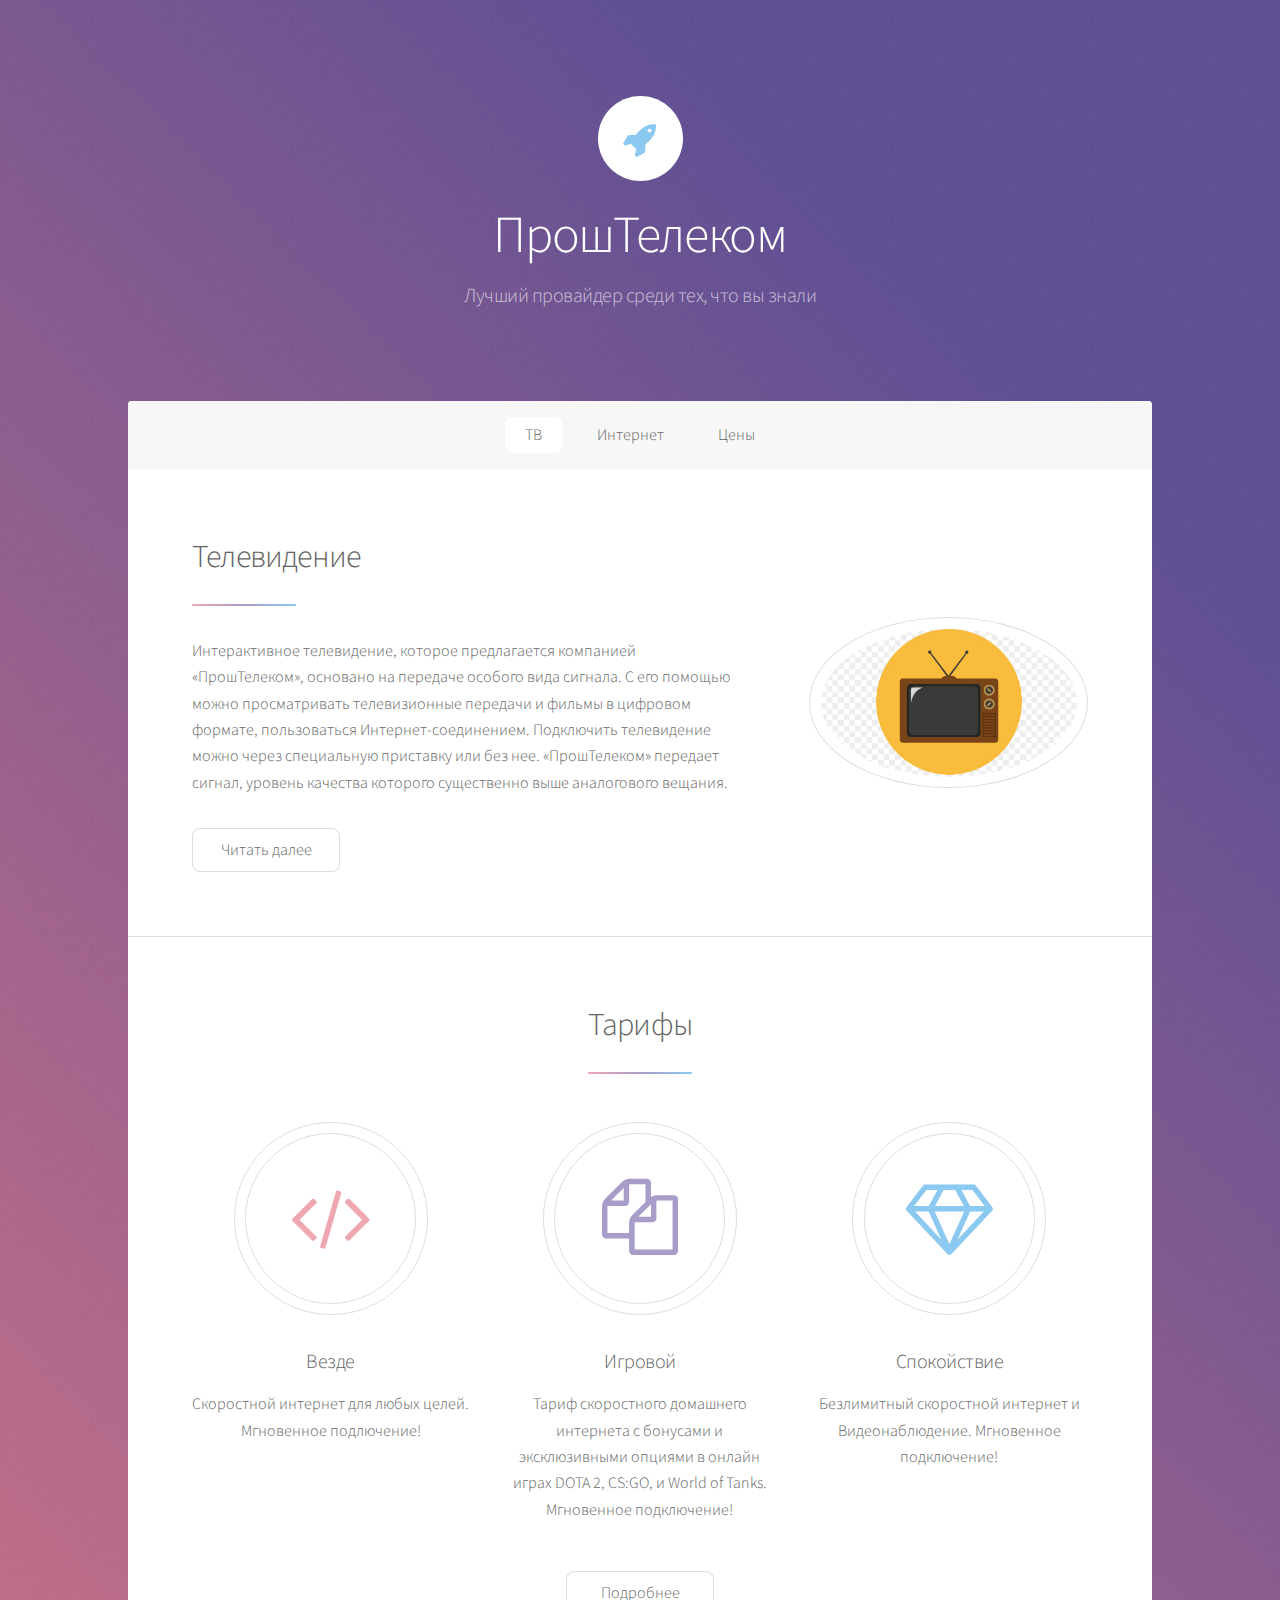
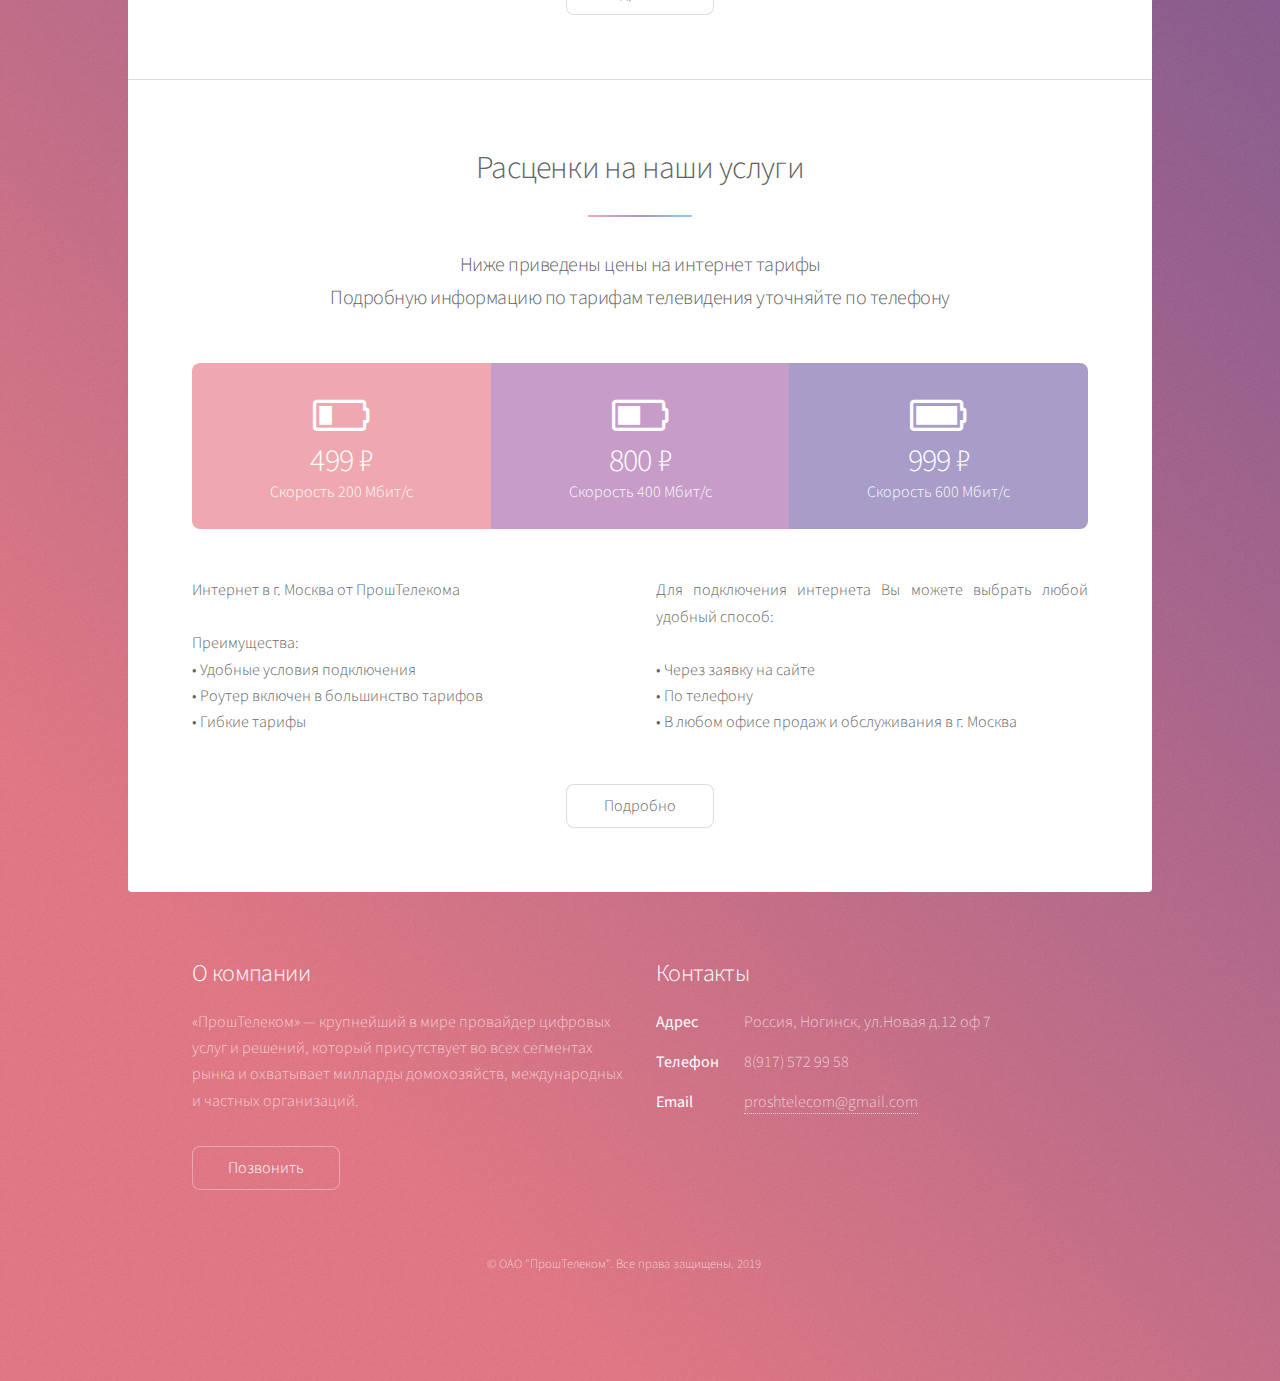
<file: index.html>
<!DOCTYPE HTML>

<html>
	<head>
		<title>ПрошТелеком</title>
		<meta charset="utf-8" />
		<meta name="viewport" content="width=device-width, initial-scale=1, user-scalable=no" />
		<link rel="stylesheet" href="assets/css/main.css" />
		<noscript><link rel="stylesheet" href="assets/css/noscript.css" /></noscript>
	</head>
	<body class="is-preload">

		<!-- Wrapper -->
			<div id="wrapper">

				<!-- Header -->
					<header id="header" class="alt">
						<span class="logo"><img src="images/logo.svg" alt="" /></span>
						<h1>ПрошТелеком</h1>
						<p>Лучший провайдер среди тех, что вы знали<br />

					</header>

				<!-- Nav -->
					<nav id="nav">
						<ul>
							<li><a href="#intro" class="active">TB</a></li>
							<li><a href="#first">Интернет</a></li>
							<li><a href="#second">Цены</a></li>
						</ul>
					</nav>

				<!-- Main -->
					<div id="main">

						<!-- Introduction -->
							<section id="intro" class="main">
								<div class="spotlight">
									<div class="content">
										<header class="major">
											<h2>Телевидение</h2>
										</header>
										<p>Интерактивное телевидение, которое предлагается компанией «ПрошТелеком», основано на передаче особого вида сигнала. С его помощью можно просматривать телевизионные передачи и фильмы в цифровом формате, пользоваться Интернет-соединением. Подключить телевидение можно через специальную приставку или без нее. «ПрошТелеком» передает сигнал, уровень качества которого существенно выше аналогового вещания.
											</p>
										<ul class="actions">
											<li><a href="generic.html" class="button">Читать далее</a></li>
										</ul>
									</div>
									<span class="image"><img src="images/tele1.png" alt="" /></span>
								</div>
							</section>

						<!-- First Section -->
							<section id="first" class="main special">
								<header class="major">
									<h2>Тарифы</h2>
								</header>
								<ul class="features">
									<li>
										<span class="icon major style1 fa-code"></span>
										<h3>Везде</h3>
										<p>Скоростной интернет для любых целей. Мгновенное подлючение!</p>
									</li>
									<li>
										<span class="icon major style3 fa-copy"></span>
										<h3>Игровой</h3>
										<p>Тариф скоростного домашнего интернета с бонусами и эксклюзивными опциями в онлайн играх DOTA 2, CS:GO, и World of Tanks. Мгновенное подключение!  </p>
									</li>
									<li>
										<span class="icon major style5 fa-diamond"></span>
										<h3>Спокойствие</h3>
										<p>Безлимитный скоростной интернет и Видеонаблюдение. Мгновенное подключение!</p>
									</li>
								</ul>
								<footer class="major">
									<ul class="actions special">
										<li><a href="generic2.html" class="button">Подробнее</a></li>
									</ul>
								</footer>
							</section>

						<!-- Second Section -->
							<section id="second" class="main special">
								<header class="major">
									<h2>Расценки на наши услуги</h2>
									<p>Ниже приведены цены на интернет тарифы<br />
									Подробную информацию по тарифам телевидения уточняйте по телефону</p>
								</header>
								<ul class="statistics">
									<li class="style1">
										<span class="icon fa-battery-1"></span>
										<strong>499 ₽</strong>Скорость 200 Мбит/с
									</li>
									<li class="style2">
										<span class="icon fa-battery-2"></span>
										<strong>800 ₽</strong>Скорость 400 Мбит/с
									</li>
									<li class="style3">
										<span class="icon fa-battery"></span>
										<strong>999 ₽</strong>Скорость 600 Мбит/с
									</li>
								</ul>
								<p class="content">Интернет в г. Москва от  ПрошТелекома <br/>

<br/>Преимущества:
<br/>&bull; Удобные условия подключения
<br/>&bull; Роутер включен в большинство тарифов
<br/>&bull; Гибкие тарифы
<br/>Для подключения интернета Вы можете выбрать любой удобный способ:<br/>

<br/>&bull; Через заявку на сайте
<br/>&bull; По телефону
<br/>&bull; В любом офисе продаж и обслуживания в г. Москва
								</p>
								<footer class="major">
									<ul class="actions special">
										<li><a href="generic2.html" class="button">Подробно</a></li>
									</ul>
								</footer>
							</section>
					</div>

				<!-- Footer -->
					<footer id="footer">
						<section>
							<h2>О компании</h2>
							<p>«ПрошТелеком» — крупнейший в мире провайдер цифровых услуг и решений, который присутствует во всех сегментах рынка и охватывает милларды домохозяйств, международных и частных организаций.</p>
							<ul class="actions">
								<li><a href="tel:+79175729958" class="button">Позвонить</a></li>
							</ul>
						</section>
						<section>
							<h2>Контакты</h2>
							<dl class="alt">
								<dt>Адрес</dt>
								<dd>Россия, Ногинск, ул.Новая д.12 оф 7</dd>
								<dt>Телефон</dt>
								<dd>8(917) 572 99 58</dd>
								<dt>Email</dt>
								<dd><a href="http://labworks.mpt.ru/">proshtelecom@gmail.com</a></dd>
							</dl>
							
						</section>
						<p class="copyright">&copy; OAO "ПрошТелеком". Все права защищены. 2019</p>
					</footer>

			</div>

		<!-- Scripts -->
			<script src="assets/js/jquery.min.js"></script>
			<script src="assets/js/jquery.scrollex.min.js"></script>
			<script src="assets/js/jquery.scrolly.min.js"></script>
			<script src="assets/js/browser.min.js"></script>
			<script src="assets/js/breakpoints.min.js"></script>
			<script src="assets/js/util.js"></script>
			<script src="assets/js/main.js"></script>

	</body>
</html>
</file>
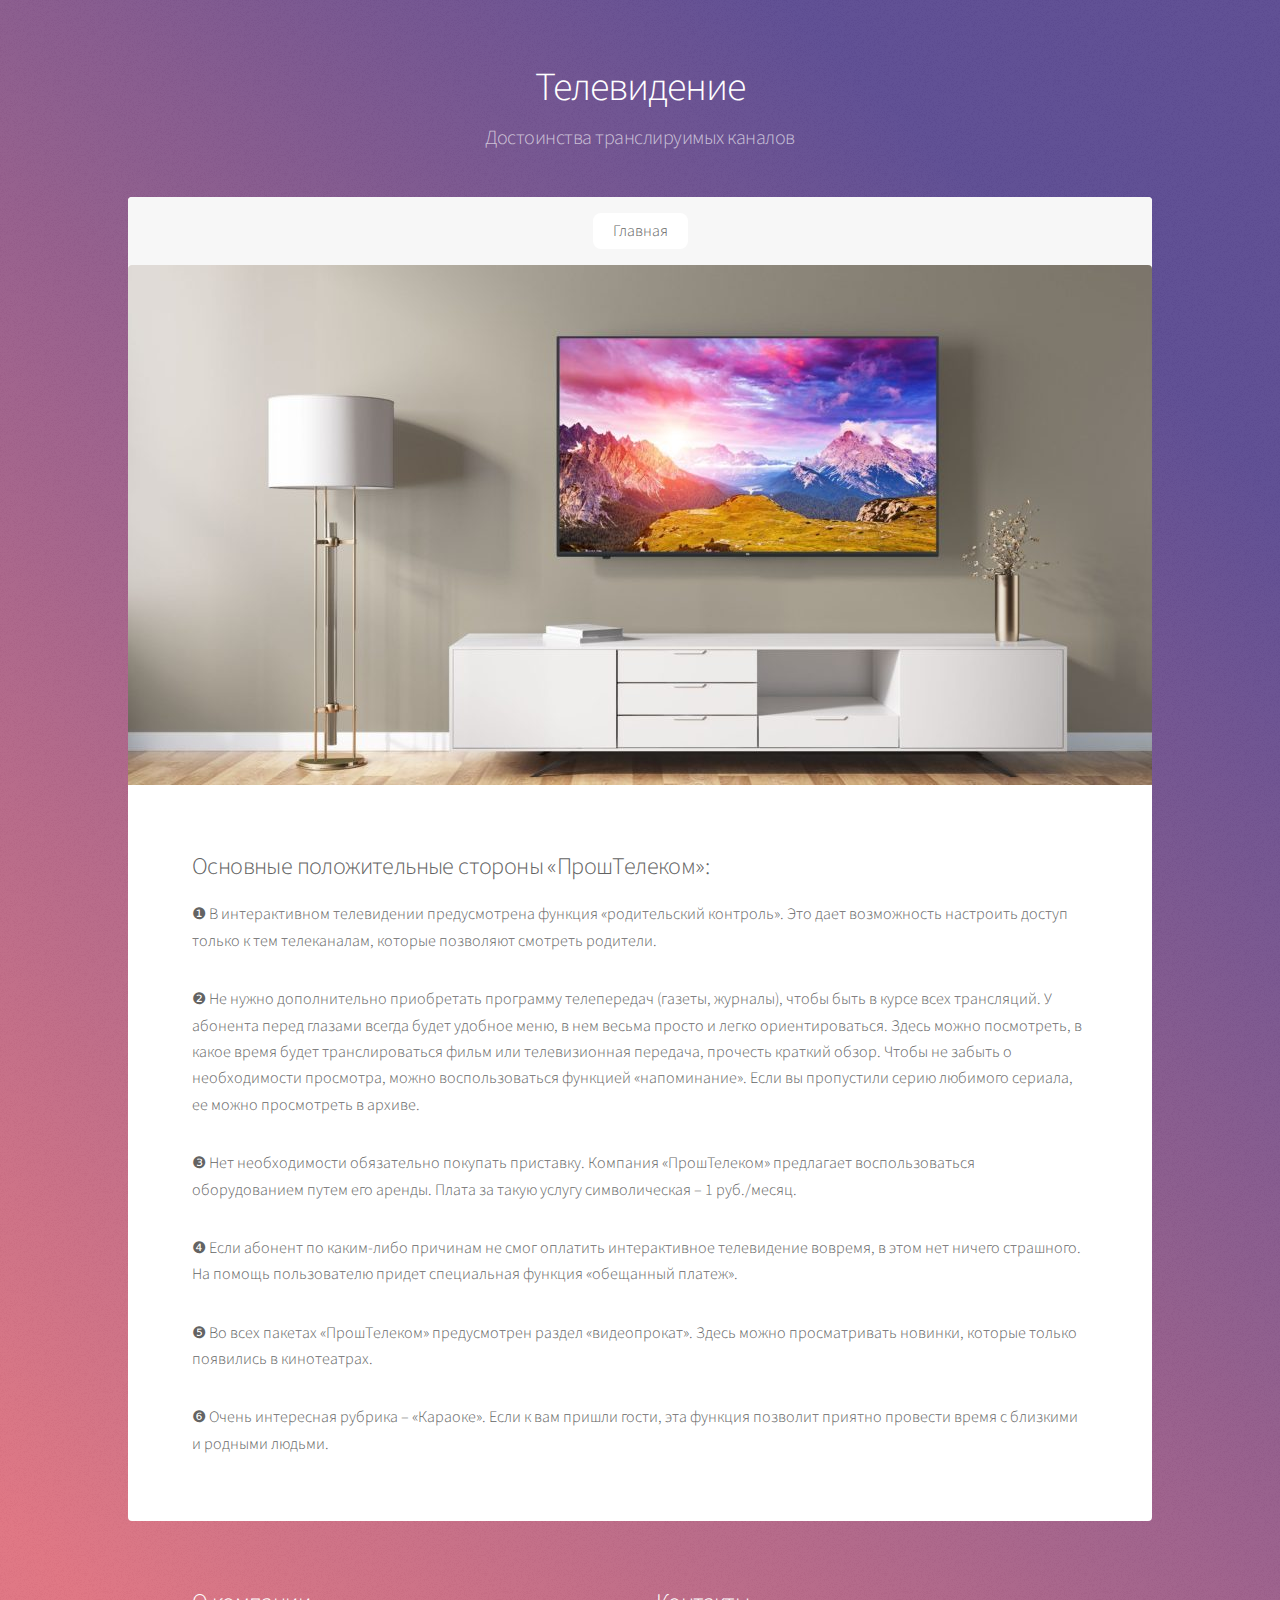
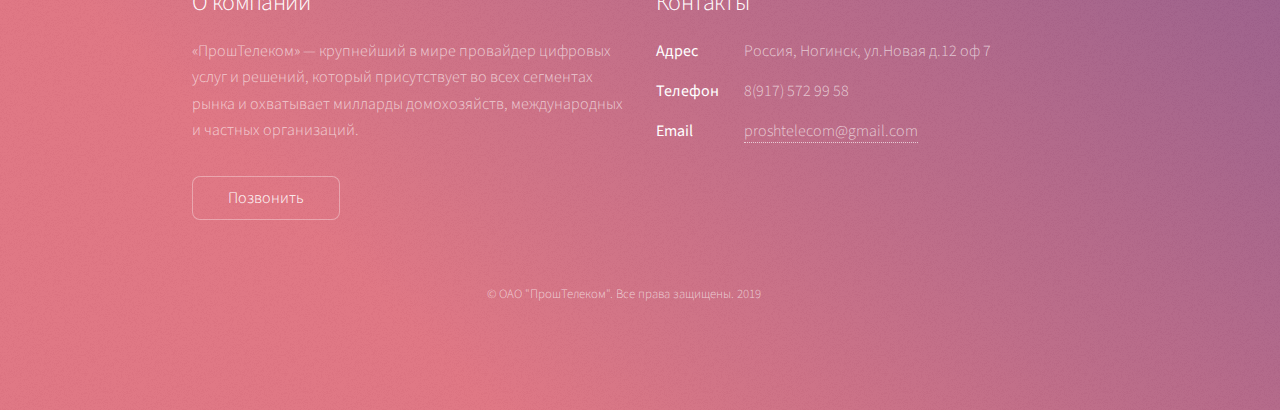
<file: generic.html>
<!DOCTYPE HTML>

<html>
	<head>
		<title>ПрошТелеком</title>
		<meta charset="utf-8" />
		<meta name="viewport" content="width=device-width, initial-scale=1, user-scalable=no" />
		<link rel="stylesheet" href="assets/css/main.css" />
		<noscript><link rel="stylesheet" href="assets/css/noscript.css" /></noscript>
	</head>
	<body class="is-preload">

		<!-- Wrapper -->
			<div id="wrapper">

				<!-- Header -->
					<header id="header">
						<h1>Телевидение</h1>
						<p>Достоинства транслируимых каналов</p>
					</header>
				<!-- Nav -->
					<nav id="nav">
						<ul>
							<li><a href="index.html" class="active">Главная</a></li>
						</ul>
					</nav>
				<!-- Main -->
					<div id="main">

						<!-- Content -->
							<section id="content" class="main">
								<span class="image main"><img src="images/tele.jpg" alt="" /></span>
								<h2>Основные положительные стороны «ПрошТелеком»:</h2>
								
								<p>&#10102; В интерактивном телевидении предусмотрена функция «родительский контроль». Это дает возможность настроить доступ только к тем телеканалам, которые позволяют смотреть родители.</p>
								<p>&#10103; Не нужно дополнительно приобретать программу телепередач (газеты, журналы), чтобы быть в курсе всех трансляций. У абонента перед глазами всегда будет удобное меню, в нем весьма просто и легко ориентироваться. Здесь можно посмотреть, в какое время будет транслироваться фильм или телевизионная передача, прочесть краткий обзор. Чтобы не забыть о необходимости просмотра, можно воспользоваться функцией «напоминание». Если вы пропустили серию любимого сериала, ее можно просмотреть в архиве.</p>
								<p>&#10104; Нет необходимости обязательно покупать приставку. Компания «ПрошТелеком» предлагает воспользоваться оборудованием путем его аренды. Плата за такую услугу символическая – 1 руб./месяц.</p>
								<p>&#10105; Если абонент по каким-либо причинам не смог оплатить интерактивное телевидение вовремя, в этом нет ничего страшного. На помощь пользователю придет специальная функция «обещанный платеж».</p>
								<p>&#10106; Во всех пакетах «ПрошTелеком» предусмотрен раздел «видеопрокат». Здесь можно просматривать новинки, которые только появились в кинотеатрах.</p>
								<p>&#10107; Очень интересная рубрика – «Караоке». Если к вам пришли гости, эта функция позволит приятно провести время с близкими и родными людьми. </p>

								</section>

					</div>

				<!-- Footer -->
					<footer id="footer">
						<section>
							<h2>О компании</h2>
							<p>«ПрошТелеком» — крупнейший в мире провайдер цифровых услуг и решений, который присутствует во всех сегментах рынка и охватывает милларды домохозяйств, международных и частных организаций.</p>
							<ul class="actions">
								<li><a href="tel:+79175729958" class="button">Позвонить</a></li>
							</ul>
						</section>
						<section>
							<h2>Контакты</h2>
							<dl class="alt">
								<dt>Адрес</dt>
								<dd>Россия, Ногинск, ул.Новая д.12 оф 7</dd>
								<dt>Телефон</dt>
								<dd>8(917) 572 99 58</dd>
								<dt>Email</dt>
								<dd><a href="http://labworks.mpt.ru/">proshtelecom@gmail.com</a></dd>
							</dl>
							
						</section>
						<p class="copyright">&copy; OAO "ПрошТелеком". Все права защищены. 2019</p>
					</footer>

			</div>

		<!-- Scripts -->
			<script src="assets/js/jquery.min.js"></script>
			<script src="assets/js/jquery.scrollex.min.js"></script>
			<script src="assets/js/jquery.scrolly.min.js"></script>
			<script src="assets/js/browser.min.js"></script>
			<script src="assets/js/breakpoints.min.js"></script>
			<script src="assets/js/util.js"></script>
			<script src="assets/js/main.js"></script>

	</body>
</html>
</file>
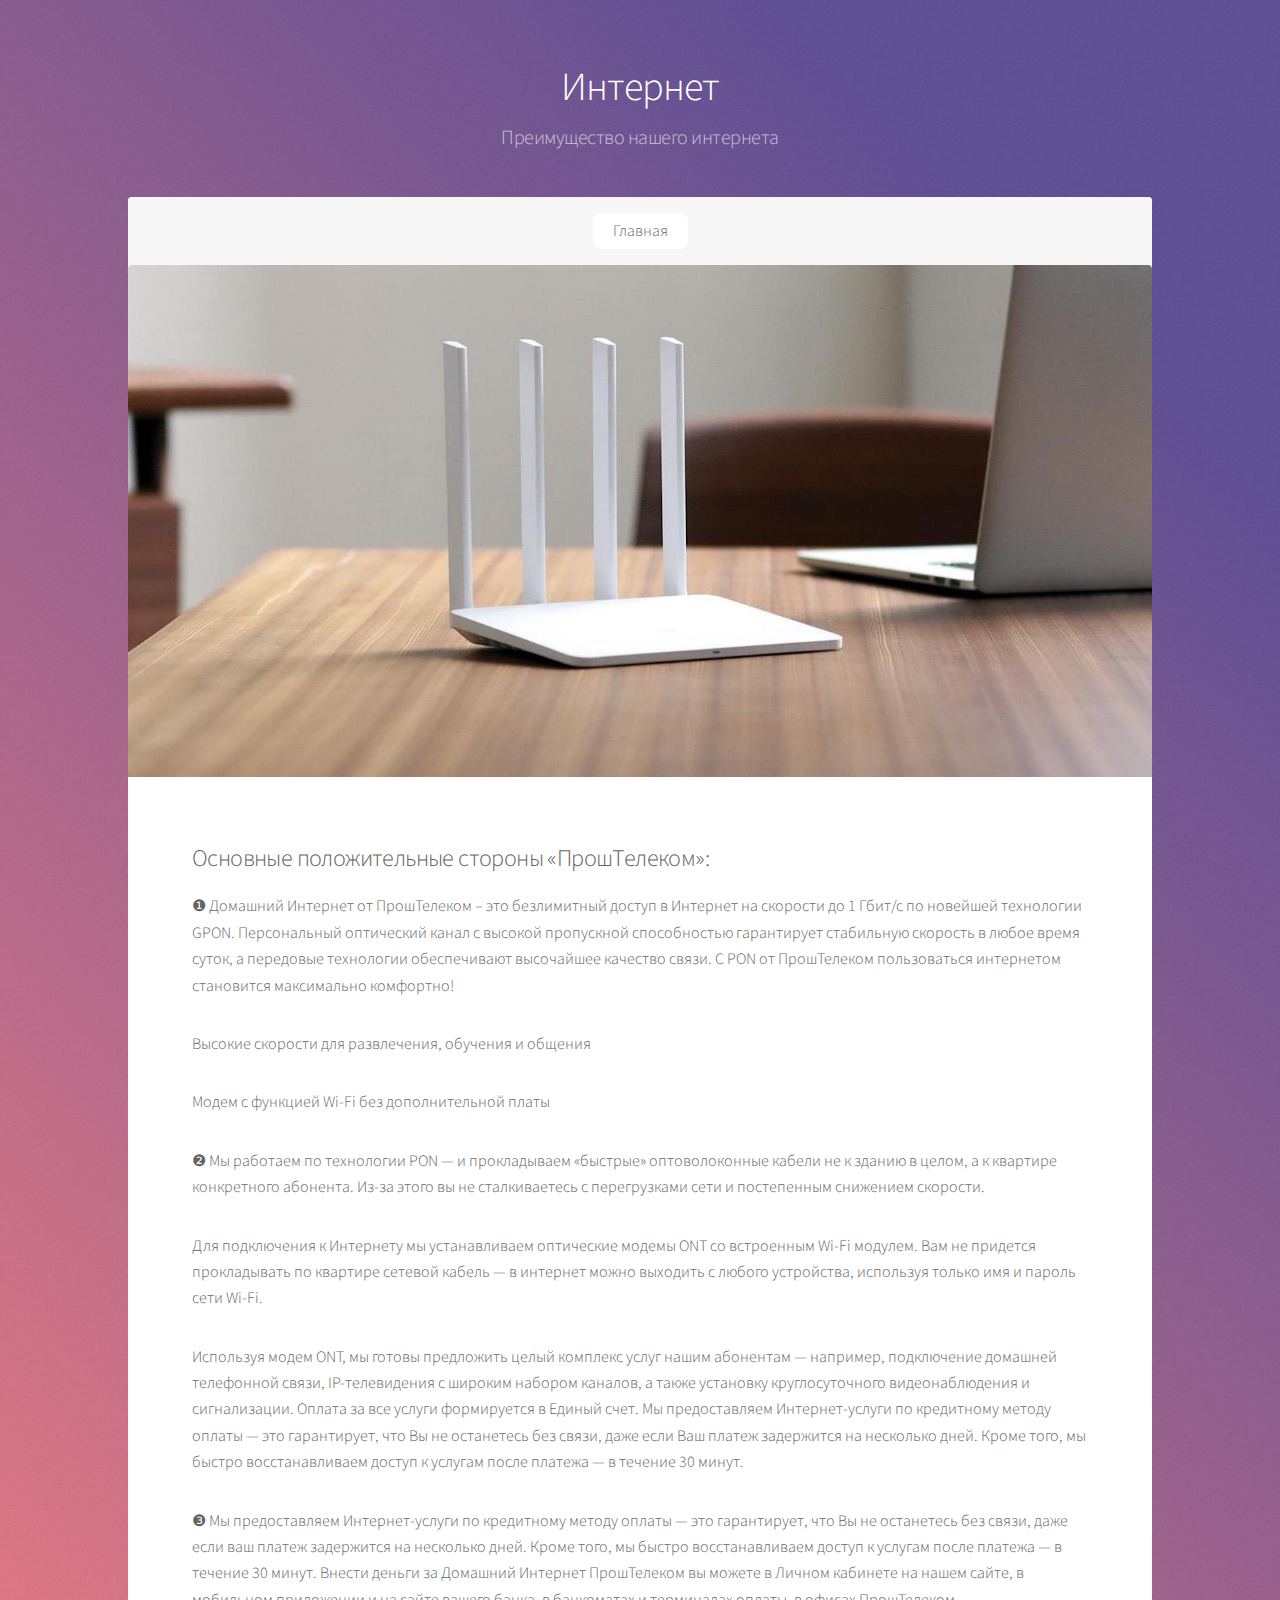
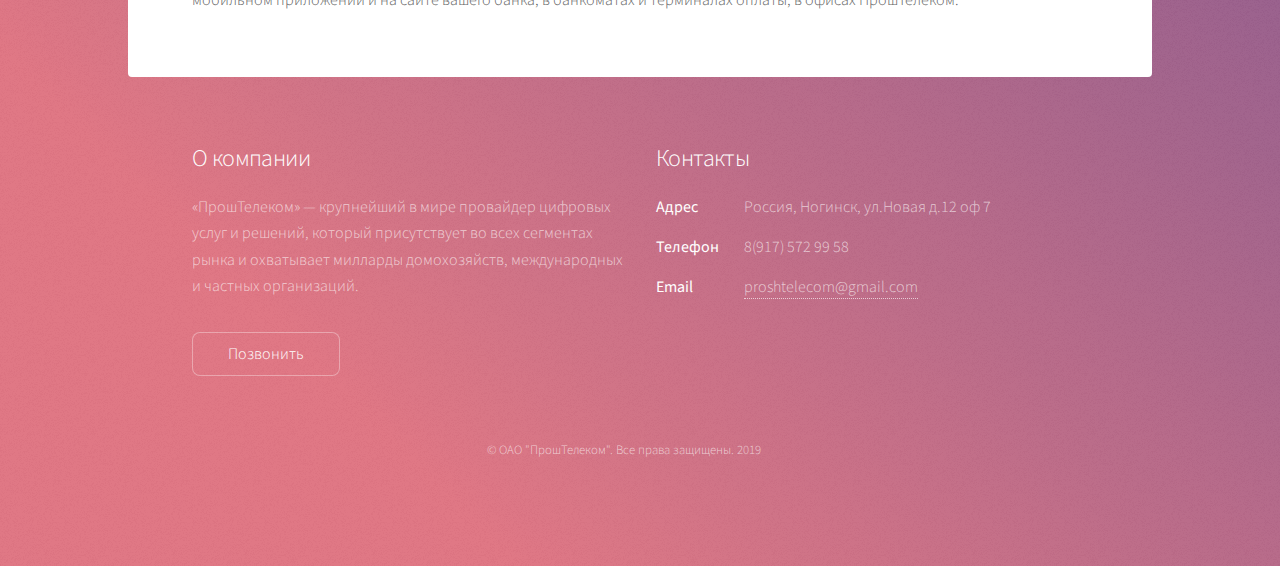
<file: generic2.html>
<!DOCTYPE HTML>

<html>
	<head>
		<title>ПрошТелеком</title>
		<meta charset="utf-8" />
		<meta name="viewport" content="width=device-width, initial-scale=1, user-scalable=no" />
		<link rel="stylesheet" href="assets/css/main.css" />
		<noscript><link rel="stylesheet" href="assets/css/noscript.css" /></noscript>
	</head>
	<body class="is-preload">

		<!-- Wrapper -->
			<div id="wrapper">

				<!-- Header -->
					<header id="header">
						<h1>Интернет</h1>
						<p>Преимущество нашего интернета</p>
					</header>
				<!-- Nav -->
					<nav id="nav">
						<ul>
							<li><a href="index.html" class="active">Главная</a></li>
						</ul>
					</nav>
				<!-- Main -->
					<div id="main">

						<!-- Content -->
							<section id="content" class="main">
								<span class="image main"><img src="images/1.jpeg" alt="" /></span>
								<h2>Основные положительные стороны «ПрошТелеком»:</h2>
								
								<p>&#10102; Домашний Интернет от ПрошТелеком – это безлимитный доступ в Интернет на скорости до 1 Гбит/с по новейшей технологии GPON. Персональный оптический канал с высокой пропускной способностью гарантирует стабильную скорость в любое время суток, а передовые технологии обеспечивают высочайшее качество связи. С PON от ПрошТелеком пользоваться интернетом становится максимально комфортно!

<p>Высокие скорости для развлечения, обучения и общения
<p>Модем с функцией Wi-Fi без дополнительной платы
								</p>
								<p>&#10103; Мы работаем по технологии PON — и прокладываем «быстрые» оптоволоконные кабели не к зданию в целом, а к квартире конкретного абонента. Из-за этого вы не сталкиваетесь с перегрузками сети и постепенным снижением скорости.

<p>Для подключения к Интернету мы устанавливаем оптические модемы ONT со встроенным Wi-Fi модулем. Вам не придется прокладывать по квартире сетевой кабель — в интернет можно выходить с любого устройства, используя только имя и пароль сети Wi-Fi.

<p>Используя модем ONT, мы готовы предложить целый комплекс услуг нашим абонентам — например, подключение домашней телефонной связи, IP-телевидения с широким набором каналов, а также установку круглосуточного видеонаблюдения и сигнализации. Оплата за все услуги формируется в Единый счет.

Мы предоставляем Интернет-услуги по кредитному методу оплаты — это гарантирует, что Вы не останетесь без связи, даже если Ваш платеж задержится на несколько дней. Кроме того, мы быстро восстанавливаем доступ к услугам после платежа — в течение 30 минут.
								</p>
								<p>&#10104; Мы предоставляем Интернет-услуги по кредитному методу оплаты — это гарантирует, что Вы не останетесь без связи, даже если ваш платеж задержится на несколько дней. Кроме того, мы быстро восстанавливаем доступ к услугам после платежа — в течение 30 минут. Внести деньги за Домашний Интернет ПрошТелеком вы можете в Личном кабинете на нашем сайте, в мобильном приложении и на сайте вашего банка, в банкоматах и терминалах оплаты, в офисах ПрошТелеком.
								</p>
								</section>

					</div>

				<!-- Footer -->
					<footer id="footer">
						<section>
							<h2>О компании</h2>
							<p>«ПрошТелеком» — крупнейший в мире провайдер цифровых услуг и решений, который присутствует во всех сегментах рынка и охватывает милларды домохозяйств, международных и частных организаций.</p>
							<ul class="actions">
								<li><a href="tel:+79175729958" class="button">Позвонить</a></li>
							</ul>
						</section>
						<section>
							<h2>Контакты</h2>
							<dl class="alt">
								<dt>Адрес</dt>
								<dd>Россия, Ногинск, ул.Новая д.12 оф 7</dd>
								<dt>Телефон</dt>
								<dd>8(917) 572 99 58</dd>
								<dt>Email</dt>
								<dd><a href="http://labworks.mpt.ru/">proshtelecom@gmail.com</a></dd>
							</dl>
							
						</section>
						<p class="copyright">&copy; OAO "ПрошТелеком". Все права защищены. 2019</p>
					</footer>

			</div>

		<!-- Scripts -->
			<script src="assets/js/jquery.min.js"></script>
			<script src="assets/js/jquery.scrollex.min.js"></script>
			<script src="assets/js/jquery.scrolly.min.js"></script>
			<script src="assets/js/browser.min.js"></script>
			<script src="assets/js/breakpoints.min.js"></script>
			<script src="assets/js/util.js"></script>
			<script src="assets/js/main.js"></script>

	</body>
</html>
</file>
<file: assets/css/noscript.css>
/*
	Stellar by HTML5 UP
	html5up.net | @ajlkn
	Free for personal and commercial use under the CCA 3.0 license (html5up.net/license)
*/

/* Header */

	body.is-preload #header.alt > * {
		opacity: 1;
	}

	body.is-preload #header.alt .logo {
		-moz-transform: none;
		-webkit-transform: none;
		-ms-transform: none;
		transform: none;
	}
</file>
<file: assets/css/main.css>
@import url(font-awesome.min.css);
@import "https://fonts.googleapis.com/css?family=Source+Sans+Pro:300,400";

/*
	Stellar by HTML5 UP
	html5up.net | @ajlkn
	Free for personal and commercial use under the CCA 3.0 license (html5up.net/license)
*/

html, body, div, span, applet, object,
iframe, h1, h2, h3, h4, h5, h6, p, blockquote,
pre, a, abbr, acronym, address, big, cite,
code, del, dfn, em, img, ins, kbd, q, s, samp,
small, strike, strong, sub, sup, tt, var, b,
u, i, center, dl, dt, dd, ol, ul, li, fieldset,
form, label, legend, table, caption, tbody,
tfoot, thead, tr, th, td, article, aside,
canvas, details, embed, figure, figcaption,
footer, header, hgroup, menu, nav, output, ruby,
section, summary, time, mark, audio, video {
	margin: 0;
	padding: 0;
	border: 0;
	font-size: 100%;
	font: inherit;
	vertical-align: baseline;}

article, aside, details, figcaption, figure,
footer, header, hgroup, menu, nav, section {
	display: block;}

body {
	line-height: 1;
}

ol, ul {
	list-style: none;
}

blockquote, q {
	quotes: none;
}

	blockquote:before, blockquote:after, q:before, q:after {
		content: '';
		content: none;
	}

table {
	border-collapse: collapse;
	border-spacing: 0;
}

body {
	-webkit-text-size-adjust: none;
}

mark {
	background-color: transparent;
	color: inherit;
}

input::-moz-focus-inner {
	border: 0;
	padding: 0;
}

input, select, textarea {
	-moz-appearance: none;
	-webkit-appearance: none;
	-ms-appearance: none;
	appearance: none;
}

/* Basic */

	@-ms-viewport {
		width: device-width;
	}

	body {
		-ms-overflow-style: scrollbar;
	}

	@media screen and (max-width: 480px) {

		html, body {
			min-width: 320px;
		}

	}

	html {
		box-sizing: border-box;
	}

	*, *:before, *:after {
		box-sizing: inherit;
	}

	body {
		background-color: #935d8c;
		background-image: url("images/overlay.png"), -moz-linear-gradient(45deg, #e37682 15%, #5f4d93 85%);
		background-image: url("images/overlay.png"), -webkit-linear-gradient(45deg, #e37682 15%, #5f4d93 85%);
		background-image: url("images/overlay.png"), -ms-linear-gradient(45deg, #e37682 15%, #5f4d93 85%);
		background-image: url("images/overlay.png"), linear-gradient(45deg, #e37682 15%, #5f4d93 85%);
	}

		body.is-preload *, body.is-preload *:before, body.is-preload *:after {
			-moz-animation: none !important;
			-webkit-animation: none !important;
			-ms-animation: none !important;
			animation: none !important;
			-moz-transition: none !important;
			-webkit-transition: none !important;
			-ms-transition: none !important;
			transition: none !important;
		}

/* Type */

	body {
		background-color: #935d8c;
		color: rgba(255, 255, 255, 0.65);
	}

	body, input, select, textarea {
		font-family: "Source Sans Pro", Helvetica, sans-serif;
		font-size: 17pt;
		font-weight: 300;
		line-height: 1.65;
	}

		@media screen and (max-width: 1680px) {

			body, input, select, textarea {
				font-size: 14pt;
			}

		}

		@media screen and (max-width: 1280px) {

			body, input, select, textarea {
				font-size: 12pt;
			}

		}

		@media screen and (max-width: 360px) {

			body, input, select, textarea {
				font-size: 11pt;
			}

		}

	a {
		-moz-transition: color 0.2s ease, border-bottom 0.2s ease;
		-webkit-transition: color 0.2s ease, border-bottom 0.2s ease;
		-ms-transition: color 0.2s ease, border-bottom 0.2s ease;
		transition: color 0.2s ease, border-bottom 0.2s ease;
		text-decoration: none;
		border-bottom: dotted 1px;
		color: inherit;
	}

		a:hover {
			border-bottom-color: transparent;
		}

	strong, b {
		font-weight: 400;
	}

	em, i {
		font-style: italic;
	}

	p {
		margin: 0 0 2em 0;
	}

		p.content {
			-moz-columns: 20em 2;
			-webkit-columns: 20em 2;
			-ms-columns: 20em 2;
			columns: 20em 2;
			-moz-column-gap: 2em;
			-webkit-column-gap: 2em;
			-ms-column-gap: 2em;
			column-gap: 2em;
			text-align: justify;
		}

	h1, h2, h3, h4, h5, h6 {
		font-weight: 300;
		line-height: 1.5;
		margin: 0 0 0.7em 0;
		letter-spacing: -0.025em;
	}

		h1 a, h2 a, h3 a, h4 a, h5 a, h6 a {
			color: inherit;
			text-decoration: none;
		}

	h1 {
		font-size: 2.5em;
		line-height: 1.2;
	}

	h2 {
		font-size: 1.5em;
	}

	h3 {
		font-size: 1.25em;
	}

	h4 {
		font-size: 1.1em;
	}

	h5 {
		font-size: 0.9em;
	}

	h6 {
		font-size: 0.7em;
	}

	@media screen and (max-width: 736px) {

		h1 {
			font-size: 2em;
		}

	}

	sub {
		font-size: 0.8em;
		position: relative;
		top: 0.5em;
	}

	sup {
		font-size: 0.8em;
		position: relative;
		top: -0.5em;
	}

	blockquote {
		border-left: solid 4px;
		font-style: italic;
		margin: 0 0 2em 0;
		padding: 0.5em 0 0.5em 2em;
	}

	code {
		border-radius: 8px;
		border: solid 1px;
		font-family: "Courier New", monospace;
		font-size: 0.9em;
		margin: 0 0.25em;
		padding: 0.25em 0.65em;
	}

	pre {
		-webkit-overflow-scrolling: touch;
		font-family: "Courier New", monospace;
		font-size: 0.9em;
		margin: 0 0 2em 0;
	}

		pre code {
			display: block;
			line-height: 1.75;
			padding: 1em 1.5em;
			overflow-x: auto;
		}

	hr {
		border: 0;
		border-bottom: solid 1px;
		margin: 2em 0;
	}

		hr.major {
			margin: 3em 0;
		}

	.align-left {
		text-align: left;
	}

	.align-center {
		text-align: center;
	}

	.align-right {
		text-align: right;
	}

	input, select, textarea {
		color: #ffffff;
	}

	a:hover {
		color: #ffffff;
	}

	strong, b {
		color: #ffffff;
	}

	h1, h2, h3, h4, h5, h6 {
		color: #ffffff;
	}

	blockquote {
		border-left-color: rgba(255, 255, 255, 0.35);
	}

	code {
		background: rgba(255, 255, 255, 0.075);
		border-color: rgba(255, 255, 255, 0.35);
	}

	hr {
		border-bottom-color: rgba(255, 255, 255, 0.35);
	}

/* Row */

	.row {
		display: flex;
		flex-wrap: wrap;
		box-sizing: border-box;
		align-items: stretch;
	}

		.row > * {
			box-sizing: border-box;
		}

		.row.gtr-uniform > * > :last-child {
			margin-bottom: 0;
		}

		.row.aln-left {
			justify-content: flex-start;
		}

		.row.aln-center {
			justify-content: center;
		}

		.row.aln-right {
			justify-content: flex-end;
		}

		.row.aln-top {
			align-items: flex-start;
		}

		.row.aln-middle {
			align-items: center;
		}

		.row.aln-bottom {
			align-items: flex-end;
		}

		.row > .imp {
			order: -1;
		}

		.row > .col-1 {
			width: 8.3333333333%;
		}

		.row > .off-1 {
			margin-left: 8.3333333333%;
		}

		.row > .col-2 {
			width: 16.6666666667%;
		}

		.row > .off-2 {
			margin-left: 16.6666666667%;
		}

		.row > .col-3 {
			width: 25%;
		}

		.row > .off-3 {
			margin-left: 25%;
		}

		.row > .col-4 {
			width: 33.3333333333%;
		}

		.row > .off-4 {
			margin-left: 33.3333333333%;
		}

		.row > .col-5 {
			width: 41.6666666667%;
		}

		.row > .off-5 {
			margin-left: 41.6666666667%;
		}

		.row > .col-6 {
			width: 50%;
		}

		.row > .off-6 {
			margin-left: 50%;
		}

		.row > .col-7 {
			width: 58.3333333333%;
		}

		.row > .off-7 {
			margin-left: 58.3333333333%;
		}

		.row > .col-8 {
			width: 66.6666666667%;
		}

		.row > .off-8 {
			margin-left: 66.6666666667%;
		}

		.row > .col-9 {
			width: 75%;
		}

		.row > .off-9 {
			margin-left: 75%;
		}

		.row > .col-10 {
			width: 83.3333333333%;
		}

		.row > .off-10 {
			margin-left: 83.3333333333%;
		}

		.row > .col-11 {
			width: 91.6666666667%;
		}

		.row > .off-11 {
			margin-left: 91.6666666667%;
		}

		.row > .col-12 {
			width: 100%;
		}

		.row > .off-12 {
			margin-left: 100%;
		}

		.row.gtr-0 {
			margin-top: 0;
			margin-left: 0em;
		}

			.row.gtr-0 > * {
				padding: 0 0 0 0em;
			}

			.row.gtr-0.gtr-uniform {
				margin-top: 0em;
			}

				.row.gtr-0.gtr-uniform > * {
					padding-top: 0em;
				}

		.row.gtr-25 {
			margin-top: 0;
			margin-left: -0.375em;
		}

			.row.gtr-25 > * {
				padding: 0 0 0 0.375em;
			}

			.row.gtr-25.gtr-uniform {
				margin-top: -0.375em;
			}

				.row.gtr-25.gtr-uniform > * {
					padding-top: 0.375em;
				}

		.row.gtr-50 {
			margin-top: 0;
			margin-left: -0.75em;
		}

			.row.gtr-50 > * {
				padding: 0 0 0 0.75em;
			}

			.row.gtr-50.gtr-uniform {
				margin-top: -0.75em;
			}

				.row.gtr-50.gtr-uniform > * {
					padding-top: 0.75em;
				}

		.row {
			margin-top: 0;
			margin-left: -1.5em;
		}

			.row > * {
				padding: 0 0 0 1.5em;
			}

			.row.gtr-uniform {
				margin-top: -1.5em;
			}

				.row.gtr-uniform > * {
					padding-top: 1.5em;
				}

		.row.gtr-150 {
			margin-top: 0;
			margin-left: -2.25em;
		}

			.row.gtr-150 > * {
				padding: 0 0 0 2.25em;
			}

			.row.gtr-150.gtr-uniform {
				margin-top: -2.25em;
			}

				.row.gtr-150.gtr-uniform > * {
					padding-top: 2.25em;
				}

		.row.gtr-200 {
			margin-top: 0;
			margin-left: -3em;
		}

			.row.gtr-200 > * {
				padding: 0 0 0 3em;
			}

			.row.gtr-200.gtr-uniform {
				margin-top: -3em;
			}

				.row.gtr-200.gtr-uniform > * {
					padding-top: 3em;
				}

		@media screen and (max-width: 1680px) {

			.row {
				display: flex;
				flex-wrap: wrap;
				box-sizing: border-box;
				align-items: stretch;
			}

				.row > * {
					box-sizing: border-box;
				}

				.row.gtr-uniform > * > :last-child {
					margin-bottom: 0;
				}

				.row.aln-left {
					justify-content: flex-start;
				}

				.row.aln-center {
					justify-content: center;
				}

				.row.aln-right {
					justify-content: flex-end;
				}

				.row.aln-top {
					align-items: flex-start;
				}

				.row.aln-middle {
					align-items: center;
				}

				.row.aln-bottom {
					align-items: flex-end;
				}

				.row > .imp-xlarge {
					order: -1;
				}

				.row > .col-1-xlarge {
					width: 8.3333333333%;
				}

				.row > .off-1-xlarge {
					margin-left: 8.3333333333%;
				}

				.row > .col-2-xlarge {
					width: 16.6666666667%;
				}

				.row > .off-2-xlarge {
					margin-left: 16.6666666667%;
				}

				.row > .col-3-xlarge {
					width: 25%;
				}

				.row > .off-3-xlarge {
					margin-left: 25%;
				}

				.row > .col-4-xlarge {
					width: 33.3333333333%;
				}

				.row > .off-4-xlarge {
					margin-left: 33.3333333333%;
				}

				.row > .col-5-xlarge {
					width: 41.6666666667%;
				}

				.row > .off-5-xlarge {
					margin-left: 41.6666666667%;
				}

				.row > .col-6-xlarge {
					width: 50%;
				}

				.row > .off-6-xlarge {
					margin-left: 50%;
				}

				.row > .col-7-xlarge {
					width: 58.3333333333%;
				}

				.row > .off-7-xlarge {
					margin-left: 58.3333333333%;
				}

				.row > .col-8-xlarge {
					width: 66.6666666667%;
				}

				.row > .off-8-xlarge {
					margin-left: 66.6666666667%;
				}

				.row > .col-9-xlarge {
					width: 75%;
				}

				.row > .off-9-xlarge {
					margin-left: 75%;
				}

				.row > .col-10-xlarge {
					width: 83.3333333333%;
				}

				.row > .off-10-xlarge {
					margin-left: 83.3333333333%;
				}

				.row > .col-11-xlarge {
					width: 91.6666666667%;
				}

				.row > .off-11-xlarge {
					margin-left: 91.6666666667%;
				}

				.row > .col-12-xlarge {
					width: 100%;
				}

				.row > .off-12-xlarge {
					margin-left: 100%;
				}

				.row.gtr-0 {
					margin-top: 0;
					margin-left: 0em;
				}

					.row.gtr-0 > * {
						padding: 0 0 0 0em;
					}

					.row.gtr-0.gtr-uniform {
						margin-top: 0em;
					}

						.row.gtr-0.gtr-uniform > * {
							padding-top: 0em;
						}

				.row.gtr-25 {
					margin-top: 0;
					margin-left: -0.375em;
				}

					.row.gtr-25 > * {
						padding: 0 0 0 0.375em;
					}

					.row.gtr-25.gtr-uniform {
						margin-top: -0.375em;
					}

						.row.gtr-25.gtr-uniform > * {
							padding-top: 0.375em;
						}

				.row.gtr-50 {
					margin-top: 0;
					margin-left: -0.75em;
				}

					.row.gtr-50 > * {
						padding: 0 0 0 0.75em;
					}

					.row.gtr-50.gtr-uniform {
						margin-top: -0.75em;
					}

						.row.gtr-50.gtr-uniform > * {
							padding-top: 0.75em;
						}

				.row {
					margin-top: 0;
					margin-left: -1.5em;
				}

					.row > * {
						padding: 0 0 0 1.5em;
					}

					.row.gtr-uniform {
						margin-top: -1.5em;
					}

						.row.gtr-uniform > * {
							padding-top: 1.5em;
						}

				.row.gtr-150 {
					margin-top: 0;
					margin-left: -2.25em;
				}

					.row.gtr-150 > * {
						padding: 0 0 0 2.25em;
					}

					.row.gtr-150.gtr-uniform {
						margin-top: -2.25em;
					}

						.row.gtr-150.gtr-uniform > * {
							padding-top: 2.25em;
						}

				.row.gtr-200 {
					margin-top: 0;
					margin-left: -3em;
				}

					.row.gtr-200 > * {
						padding: 0 0 0 3em;
					}

					.row.gtr-200.gtr-uniform {
						margin-top: -3em;
					}

						.row.gtr-200.gtr-uniform > * {
							padding-top: 3em;
						}

		}

		@media screen and (max-width: 1280px) {

			.row {
				display: flex;
				flex-wrap: wrap;
				box-sizing: border-box;
				align-items: stretch;
			}

				.row > * {
					box-sizing: border-box;
				}

				.row.gtr-uniform > * > :last-child {
					margin-bottom: 0;
				}

				.row.aln-left {
					justify-content: flex-start;
				}

				.row.aln-center {
					justify-content: center;
				}

				.row.aln-right {
					justify-content: flex-end;
				}

				.row.aln-top {
					align-items: flex-start;
				}

				.row.aln-middle {
					align-items: center;
				}

				.row.aln-bottom {
					align-items: flex-end;
				}

				.row > .imp-large {
					order: -1;
				}

				.row > .col-1-large {
					width: 8.3333333333%;
				}

				.row > .off-1-large {
					margin-left: 8.3333333333%;
				}

				.row > .col-2-large {
					width: 16.6666666667%;
				}

				.row > .off-2-large {
					margin-left: 16.6666666667%;
				}

				.row > .col-3-large {
					width: 25%;
				}

				.row > .off-3-large {
					margin-left: 25%;
				}

				.row > .col-4-large {
					width: 33.3333333333%;
				}

				.row > .off-4-large {
					margin-left: 33.3333333333%;
				}

				.row > .col-5-large {
					width: 41.6666666667%;
				}

				.row > .off-5-large {
					margin-left: 41.6666666667%;
				}

				.row > .col-6-large {
					width: 50%;
				}

				.row > .off-6-large {
					margin-left: 50%;
				}

				.row > .col-7-large {
					width: 58.3333333333%;
				}

				.row > .off-7-large {
					margin-left: 58.3333333333%;
				}

				.row > .col-8-large {
					width: 66.6666666667%;
				}

				.row > .off-8-large {
					margin-left: 66.6666666667%;
				}

				.row > .col-9-large {
					width: 75%;
				}

				.row > .off-9-large {
					margin-left: 75%;
				}

				.row > .col-10-large {
					width: 83.3333333333%;
				}

				.row > .off-10-large {
					margin-left: 83.3333333333%;
				}

				.row > .col-11-large {
					width: 91.6666666667%;
				}

				.row > .off-11-large {
					margin-left: 91.6666666667%;
				}

				.row > .col-12-large {
					width: 100%;
				}

				.row > .off-12-large {
					margin-left: 100%;
				}

				.row.gtr-0 {
					margin-top: 0;
					margin-left: 0em;
				}

					.row.gtr-0 > * {
						padding: 0 0 0 0em;
					}

					.row.gtr-0.gtr-uniform {
						margin-top: 0em;
					}

						.row.gtr-0.gtr-uniform > * {
							padding-top: 0em;
						}

				.row.gtr-25 {
					margin-top: 0;
					margin-left: -0.375em;
				}

					.row.gtr-25 > * {
						padding: 0 0 0 0.375em;
					}

					.row.gtr-25.gtr-uniform {
						margin-top: -0.375em;
					}

						.row.gtr-25.gtr-uniform > * {
							padding-top: 0.375em;
						}

				.row.gtr-50 {
					margin-top: 0;
					margin-left: -0.75em;
				}

					.row.gtr-50 > * {
						padding: 0 0 0 0.75em;
					}

					.row.gtr-50.gtr-uniform {
						margin-top: -0.75em;
					}

						.row.gtr-50.gtr-uniform > * {
							padding-top: 0.75em;
						}

				.row {
					margin-top: 0;
					margin-left: -1.5em;
				}

					.row > * {
						padding: 0 0 0 1.5em;
					}

					.row.gtr-uniform {
						margin-top: -1.5em;
					}

						.row.gtr-uniform > * {
							padding-top: 1.5em;
						}

				.row.gtr-150 {
					margin-top: 0;
					margin-left: -2.25em;
				}

					.row.gtr-150 > * {
						padding: 0 0 0 2.25em;
					}

					.row.gtr-150.gtr-uniform {
						margin-top: -2.25em;
					}

						.row.gtr-150.gtr-uniform > * {
							padding-top: 2.25em;
						}

				.row.gtr-200 {
					margin-top: 0;
					margin-left: -3em;
				}

					.row.gtr-200 > * {
						padding: 0 0 0 3em;
					}

					.row.gtr-200.gtr-uniform {
						margin-top: -3em;
					}

						.row.gtr-200.gtr-uniform > * {
							padding-top: 3em;
						}

		}

		@media screen and (max-width: 980px) {

			.row {
				display: flex;
				flex-wrap: wrap;
				box-sizing: border-box;
				align-items: stretch;
			}

				.row > * {
					box-sizing: border-box;
				}

				.row.gtr-uniform > * > :last-child {
					margin-bottom: 0;
				}

				.row.aln-left {
					justify-content: flex-start;
				}

				.row.aln-center {
					justify-content: center;
				}

				.row.aln-right {
					justify-content: flex-end;
				}

				.row.aln-top {
					align-items: flex-start;
				}

				.row.aln-middle {
					align-items: center;
				}

				.row.aln-bottom {
					align-items: flex-end;
				}

				.row > .imp-medium {
					order: -1;
				}

				.row > .col-1-medium {
					width: 8.3333333333%;
				}

				.row > .off-1-medium {
					margin-left: 8.3333333333%;
				}

				.row > .col-2-medium {
					width: 16.6666666667%;
				}

				.row > .off-2-medium {
					margin-left: 16.6666666667%;
				}

				.row > .col-3-medium {
					width: 25%;
				}

				.row > .off-3-medium {
					margin-left: 25%;
				}

				.row > .col-4-medium {
					width: 33.3333333333%;
				}

				.row > .off-4-medium {
					margin-left: 33.3333333333%;
				}

				.row > .col-5-medium {
					width: 41.6666666667%;
				}

				.row > .off-5-medium {
					margin-left: 41.6666666667%;
				}

				.row > .col-6-medium {
					width: 50%;
				}

				.row > .off-6-medium {
					margin-left: 50%;
				}

				.row > .col-7-medium {
					width: 58.3333333333%;
				}

				.row > .off-7-medium {
					margin-left: 58.3333333333%;
				}

				.row > .col-8-medium {
					width: 66.6666666667%;
				}

				.row > .off-8-medium {
					margin-left: 66.6666666667%;
				}

				.row > .col-9-medium {
					width: 75%;
				}

				.row > .off-9-medium {
					margin-left: 75%;
				}

				.row > .col-10-medium {
					width: 83.3333333333%;
				}

				.row > .off-10-medium {
					margin-left: 83.3333333333%;
				}

				.row > .col-11-medium {
					width: 91.6666666667%;
				}

				.row > .off-11-medium {
					margin-left: 91.6666666667%;
				}

				.row > .col-12-medium {
					width: 100%;
				}

				.row > .off-12-medium {
					margin-left: 100%;
				}

				.row.gtr-0 {
					margin-top: 0;
					margin-left: 0em;
				}

					.row.gtr-0 > * {
						padding: 0 0 0 0em;
					}

					.row.gtr-0.gtr-uniform {
						margin-top: 0em;
					}

						.row.gtr-0.gtr-uniform > * {
							padding-top: 0em;
						}

				.row.gtr-25 {
					margin-top: 0;
					margin-left: -0.375em;
				}

					.row.gtr-25 > * {
						padding: 0 0 0 0.375em;
					}

					.row.gtr-25.gtr-uniform {
						margin-top: -0.375em;
					}

						.row.gtr-25.gtr-uniform > * {
							padding-top: 0.375em;
						}

				.row.gtr-50 {
					margin-top: 0;
					margin-left: -0.75em;
				}

					.row.gtr-50 > * {
						padding: 0 0 0 0.75em;
					}

					.row.gtr-50.gtr-uniform {
						margin-top: -0.75em;
					}

						.row.gtr-50.gtr-uniform > * {
							padding-top: 0.75em;
						}

				.row {
					margin-top: 0;
					margin-left: -1.5em;
				}

					.row > * {
						padding: 0 0 0 1.5em;
					}

					.row.gtr-uniform {
						margin-top: -1.5em;
					}

						.row.gtr-uniform > * {
							padding-top: 1.5em;
						}

				.row.gtr-150 {
					margin-top: 0;
					margin-left: -2.25em;
				}

					.row.gtr-150 > * {
						padding: 0 0 0 2.25em;
					}

					.row.gtr-150.gtr-uniform {
						margin-top: -2.25em;
					}

						.row.gtr-150.gtr-uniform > * {
							padding-top: 2.25em;
						}

				.row.gtr-200 {
					margin-top: 0;
					margin-left: -3em;
				}

					.row.gtr-200 > * {
						padding: 0 0 0 3em;
					}

					.row.gtr-200.gtr-uniform {
						margin-top: -3em;
					}

						.row.gtr-200.gtr-uniform > * {
							padding-top: 3em;
						}

		}

		@media screen and (max-width: 736px) {

			.row {
				display: flex;
				flex-wrap: wrap;
				box-sizing: border-box;
				align-items: stretch;
			}

				.row > * {
					box-sizing: border-box;
				}

				.row.gtr-uniform > * > :last-child {
					margin-bottom: 0;
				}

				.row.aln-left {
					justify-content: flex-start;
				}

				.row.aln-center {
					justify-content: center;
				}

				.row.aln-right {
					justify-content: flex-end;
				}

				.row.aln-top {
					align-items: flex-start;
				}

				.row.aln-middle {
					align-items: center;
				}

				.row.aln-bottom {
					align-items: flex-end;
				}

				.row > .imp-small {
					order: -1;
				}

				.row > .col-1-small {
					width: 8.3333333333%;
				}

				.row > .off-1-small {
					margin-left: 8.3333333333%;
				}

				.row > .col-2-small {
					width: 16.6666666667%;
				}

				.row > .off-2-small {
					margin-left: 16.6666666667%;
				}

				.row > .col-3-small {
					width: 25%;
				}

				.row > .off-3-small {
					margin-left: 25%;
				}

				.row > .col-4-small {
					width: 33.3333333333%;
				}

				.row > .off-4-small {
					margin-left: 33.3333333333%;
				}

				.row > .col-5-small {
					width: 41.6666666667%;
				}

				.row > .off-5-small {
					margin-left: 41.6666666667%;
				}

				.row > .col-6-small {
					width: 50%;
				}

				.row > .off-6-small {
					margin-left: 50%;
				}

				.row > .col-7-small {
					width: 58.3333333333%;
				}

				.row > .off-7-small {
					margin-left: 58.3333333333%;
				}

				.row > .col-8-small {
					width: 66.6666666667%;
				}

				.row > .off-8-small {
					margin-left: 66.6666666667%;
				}

				.row > .col-9-small {
					width: 75%;
				}

				.row > .off-9-small {
					margin-left: 75%;
				}

				.row > .col-10-small {
					width: 83.3333333333%;
				}

				.row > .off-10-small {
					margin-left: 83.3333333333%;
				}

				.row > .col-11-small {
					width: 91.6666666667%;
				}

				.row > .off-11-small {
					margin-left: 91.6666666667%;
				}

				.row > .col-12-small {
					width: 100%;
				}

				.row > .off-12-small {
					margin-left: 100%;
				}

				.row.gtr-0 {
					margin-top: 0;
					margin-left: 0em;
				}

					.row.gtr-0 > * {
						padding: 0 0 0 0em;
					}

					.row.gtr-0.gtr-uniform {
						margin-top: 0em;
					}

						.row.gtr-0.gtr-uniform > * {
							padding-top: 0em;
						}

				.row.gtr-25 {
					margin-top: 0;
					margin-left: -0.25em;
				}

					.row.gtr-25 > * {
						padding: 0 0 0 0.25em;
					}

					.row.gtr-25.gtr-uniform {
						margin-top: -0.25em;
					}

						.row.gtr-25.gtr-uniform > * {
							padding-top: 0.25em;
						}

				.row.gtr-50 {
					margin-top: 0;
					margin-left: -0.5em;
				}

					.row.gtr-50 > * {
						padding: 0 0 0 0.5em;
					}

					.row.gtr-50.gtr-uniform {
						margin-top: -0.5em;
					}

						.row.gtr-50.gtr-uniform > * {
							padding-top: 0.5em;
						}

				.row {
					margin-top: 0;
					margin-left: -1em;
				}

					.row > * {
						padding: 0 0 0 1em;
					}

					.row.gtr-uniform {
						margin-top: -1em;
					}

						.row.gtr-uniform > * {
							padding-top: 1em;
						}

				.row.gtr-150 {
					margin-top: 0;
					margin-left: -1.5em;
				}

					.row.gtr-150 > * {
						padding: 0 0 0 1.5em;
					}

					.row.gtr-150.gtr-uniform {
						margin-top: -1.5em;
					}

						.row.gtr-150.gtr-uniform > * {
							padding-top: 1.5em;
						}

				.row.gtr-200 {
					margin-top: 0;
					margin-left: -2em;
				}

					.row.gtr-200 > * {
						padding: 0 0 0 2em;
					}

					.row.gtr-200.gtr-uniform {
						margin-top: -2em;
					}

						.row.gtr-200.gtr-uniform > * {
							padding-top: 2em;
						}

		}

		@media screen and (max-width: 480px) {

			.row {
				display: flex;
				flex-wrap: wrap;
				box-sizing: border-box;
				align-items: stretch;
			}

				.row > * {
					box-sizing: border-box;
				}

				.row.gtr-uniform > * > :last-child {
					margin-bottom: 0;
				}

				.row.aln-left {
					justify-content: flex-start;
				}

				.row.aln-center {
					justify-content: center;
				}

				.row.aln-right {
					justify-content: flex-end;
				}

				.row.aln-top {
					align-items: flex-start;
				}

				.row.aln-middle {
					align-items: center;
				}

				.row.aln-bottom {
					align-items: flex-end;
				}

				.row > .imp-xsmall {
					order: -1;
				}

				.row > .col-1-xsmall {
					width: 8.3333333333%;
				}

				.row > .off-1-xsmall {
					margin-left: 8.3333333333%;
				}

				.row > .col-2-xsmall {
					width: 16.6666666667%;
				}

				.row > .off-2-xsmall {
					margin-left: 16.6666666667%;
				}

				.row > .col-3-xsmall {
					width: 25%;
				}

				.row > .off-3-xsmall {
					margin-left: 25%;
				}

				.row > .col-4-xsmall {
					width: 33.3333333333%;
				}

				.row > .off-4-xsmall {
					margin-left: 33.3333333333%;
				}

				.row > .col-5-xsmall {
					width: 41.6666666667%;
				}

				.row > .off-5-xsmall {
					margin-left: 41.6666666667%;
				}

				.row > .col-6-xsmall {
					width: 50%;
				}

				.row > .off-6-xsmall {
					margin-left: 50%;
				}

				.row > .col-7-xsmall {
					width: 58.3333333333%;
				}

				.row > .off-7-xsmall {
					margin-left: 58.3333333333%;
				}

				.row > .col-8-xsmall {
					width: 66.6666666667%;
				}

				.row > .off-8-xsmall {
					margin-left: 66.6666666667%;
				}

				.row > .col-9-xsmall {
					width: 75%;
				}

				.row > .off-9-xsmall {
					margin-left: 75%;
				}

				.row > .col-10-xsmall {
					width: 83.3333333333%;
				}

				.row > .off-10-xsmall {
					margin-left: 83.3333333333%;
				}

				.row > .col-11-xsmall {
					width: 91.6666666667%;
				}

				.row > .off-11-xsmall {
					margin-left: 91.6666666667%;
				}

				.row > .col-12-xsmall {
					width: 100%;
				}

				.row > .off-12-xsmall {
					margin-left: 100%;
				}

				.row.gtr-0 {
					margin-top: 0;
					margin-left: 0em;
				}

					.row.gtr-0 > * {
						padding: 0 0 0 0em;
					}

					.row.gtr-0.gtr-uniform {
						margin-top: 0em;
					}

						.row.gtr-0.gtr-uniform > * {
							padding-top: 0em;
						}

				.row.gtr-25 {
					margin-top: 0;
					margin-left: -0.3125em;
				}

					.row.gtr-25 > * {
						padding: 0 0 0 0.3125em;
					}

					.row.gtr-25.gtr-uniform {
						margin-top: -0.3125em;
					}

						.row.gtr-25.gtr-uniform > * {
							padding-top: 0.3125em;
						}

				.row.gtr-50 {
					margin-top: 0;
					margin-left: -0.625em;
				}

					.row.gtr-50 > * {
						padding: 0 0 0 0.625em;
					}

					.row.gtr-50.gtr-uniform {
						margin-top: -0.625em;
					}

						.row.gtr-50.gtr-uniform > * {
							padding-top: 0.625em;
						}

				.row {
					margin-top: 0;
					margin-left: -1.25em;
				}

					.row > * {
						padding: 0 0 0 1.25em;
					}

					.row.gtr-uniform {
						margin-top: -1.25em;
					}

						.row.gtr-uniform > * {
							padding-top: 1.25em;
						}

				.row.gtr-150 {
					margin-top: 0;
					margin-left: -1.875em;
				}

					.row.gtr-150 > * {
						padding: 0 0 0 1.875em;
					}

					.row.gtr-150.gtr-uniform {
						margin-top: -1.875em;
					}

						.row.gtr-150.gtr-uniform > * {
							padding-top: 1.875em;
						}

				.row.gtr-200 {
					margin-top: 0;
					margin-left: -2.5em;
				}

					.row.gtr-200 > * {
						padding: 0 0 0 2.5em;
					}

					.row.gtr-200.gtr-uniform {
						margin-top: -2.5em;
					}

						.row.gtr-200.gtr-uniform > * {
							padding-top: 2.5em;
						}

		}

/* Box */

	.box {
		border-radius: 8px;
		border: solid;
		margin-bottom: 2em;
		padding: 1.5em;
	}

		.box > :last-child,
		.box > :last-child > :last-child,
		.box > :last-child > :last-child > :last-child {
			margin-bottom: 0;
		}

		.box.alt {
			border: 0;
			border-radius: 0;
			padding: 0;
		}

	.box {
		border-color: rgba(255, 255, 255, 0.35);
	}

/* Button */

	input[type="submit"],
	input[type="reset"],
	input[type="button"],
	button,
	.button {
		-moz-appearance: none;
		-webkit-appearance: none;
		-ms-appearance: none;
		appearance: none;
		-moz-transition: background-color 0.2s ease-in-out, color 0.2s ease-in-out;
		-webkit-transition: background-color 0.2s ease-in-out, color 0.2s ease-in-out;
		-ms-transition: background-color 0.2s ease-in-out, color 0.2s ease-in-out;
		transition: background-color 0.2s ease-in-out, color 0.2s ease-in-out;
		border-radius: 8px;
		border: 0;
		cursor: pointer;
		display: inline-block;
		font-weight: 300;
		height: 2.75em;
		line-height: 2.75em;
		min-width: 9.25em;
		padding: 0 1.5em;
		text-align: center;
		text-decoration: none;
		white-space: nowrap;
	}

		input[type="submit"].icon,
		input[type="reset"].icon,
		input[type="button"].icon,
		button.icon,
		.button.icon {
			padding-left: 1.35em;
		}

			input[type="submit"].icon:before,
			input[type="reset"].icon:before,
			input[type="button"].icon:before,
			button.icon:before,
			.button.icon:before {
				margin-right: 0.5em;
			}

		input[type="submit"].fit,
		input[type="reset"].fit,
		input[type="button"].fit,
		button.fit,
		.button.fit {
			width: 100%;
		}

		input[type="submit"].small,
		input[type="reset"].small,
		input[type="button"].small,
		button.small,
		.button.small {
			font-size: 0.8em;
		}

		input[type="submit"].large,
		input[type="reset"].large,
		input[type="button"].large,
		button.large,
		.button.large {
			font-size: 1.35em;
		}

		input[type="submit"].disabled, input[type="submit"]:disabled,
		input[type="reset"].disabled,
		input[type="reset"]:disabled,
		input[type="button"].disabled,
		input[type="button"]:disabled,
		button.disabled,
		button:disabled,
		.button.disabled,
		.button:disabled {
			pointer-events: none;
			opacity: 0.25;
		}

		@media screen and (max-width: 736px) {

			input[type="submit"],
			input[type="reset"],
			input[type="button"],
			button,
			.button {
				min-width: 0;
			}

		}

	input[type="submit"],
	input[type="reset"],
	input[type="button"],
	button,
	.button {
		background-color: transparent;
		box-shadow: inset 0 0 0 1px rgba(255, 255, 255, 0.35);
		color: #ffffff !important;
	}

		input[type="submit"]:hover,
		input[type="reset"]:hover,
		input[type="button"]:hover,
		button:hover,
		.button:hover {
			background-color: rgba(255, 255, 255, 0.075);
		}

		input[type="submit"]:active,
		input[type="reset"]:active,
		input[type="button"]:active,
		button:active,
		.button:active {
			background-color: rgba(255, 255, 255, 0.2);
		}

		input[type="submit"].icon:before,
		input[type="reset"].icon:before,
		input[type="button"].icon:before,
		button.icon:before,
		.button.icon:before {
			color: rgba(255, 255, 255, 0.5);
		}

		input[type="submit"].primary,
		input[type="reset"].primary,
		input[type="button"].primary,
		button.primary,
		.button.primary {
			background-color: #8cc9f0;
			color: #ffffff !important;
			box-shadow: none;
		}

			input[type="submit"].primary:hover,
			input[type="reset"].primary:hover,
			input[type="button"].primary:hover,
			button.primary:hover,
			.button.primary:hover {
				background-color: #9acff2;
			}

			input[type="submit"].primary:active,
			input[type="reset"].primary:active,
			input[type="button"].primary:active,
			button.primary:active,
			.button.primary:active {
				background-color: #7ec3ee;
			}

			input[type="submit"].primary.icon:before,
			input[type="reset"].primary.icon:before,
			input[type="button"].primary.icon:before,
			button.primary.icon:before,
			.button.primary.icon:before {
				color: #ffffff !important;
			}

/* Form */

	form {
		margin: 0 0 2em 0;
	}

	label {
		display: block;
		font-size: 0.9em;
		font-weight: 400;
		margin: 0 0 1em 0;
	}

	input[type="text"],
	input[type="password"],
	input[type="email"],
	select,
	textarea {
		-moz-appearance: none;
		-webkit-appearance: none;
		-ms-appearance: none;
		appearance: none;
		border-radius: 8px;
		border: solid 1px;
		color: inherit;
		display: block;
		outline: 0;
		padding: 0 1em;
		text-decoration: none;
		width: 100%;
	}

		input[type="text"]:invalid,
		input[type="password"]:invalid,
		input[type="email"]:invalid,
		select:invalid,
		textarea:invalid {
			box-shadow: none;
		}

	select {
		background-size: 1.25rem;
		background-repeat: no-repeat;
		background-position: calc(100% - 1rem) center;
		height: 2.75em;
		padding-right: 2.75em;
		text-overflow: ellipsis;
	}

		select:focus::-ms-value {
			background-color: transparent;
		}

		select::-ms-expand {
			display: none;
		}

	input[type="text"],
	input[type="password"],
	input[type="email"],
	select {
		height: 2.75em;
	}

	textarea {
		padding: 0.75em 1em;
	}

	input[type="checkbox"],
	input[type="radio"] {
		-moz-appearance: none;
		-webkit-appearance: none;
		-ms-appearance: none;
		appearance: none;
		display: block;
		float: left;
		margin-right: -2em;
		opacity: 0;
		width: 1em;
		z-index: -1;
	}

		input[type="checkbox"] + label,
		input[type="radio"] + label {
			text-decoration: none;
			cursor: pointer;
			display: inline-block;
			font-size: 1em;
			font-weight: 300;
			padding-left: 2.4em;
			padding-right: 0.75em;
			position: relative;
		}

			input[type="checkbox"] + label:before,
			input[type="radio"] + label:before {
				-moz-osx-font-smoothing: grayscale;
				-webkit-font-smoothing: antialiased;
				font-family: FontAwesome;
				font-style: normal;
				font-weight: normal;
				text-transform: none !important;
			}

			input[type="checkbox"] + label:before,
			input[type="radio"] + label:before {
				border-radius: 8px;
				border: solid 1px;
				content: '';
				display: inline-block;
				height: 1.65em;
				left: 0;
				line-height: 1.58125em;
				position: absolute;
				text-align: center;
				top: 0;
				width: 1.65em;
			}

		input[type="checkbox"]:checked + label:before,
		input[type="radio"]:checked + label:before {
			content: '\f00c';
		}

	input[type="checkbox"] + label:before {
		border-radius: 8px;
	}

	input[type="radio"] + label:before {
		border-radius: 100%;
	}

	::-webkit-input-placeholder {
		opacity: 1.0;
	}

	:-moz-placeholder {
		opacity: 1.0;
	}

	::-moz-placeholder {
		opacity: 1.0;
	}

	:-ms-input-placeholder {
		opacity: 1.0;
	}

	label {
		color: #ffffff;
	}

	input[type="text"],
	input[type="password"],
	input[type="email"],
	select,
	textarea {
		background-color: rgba(255, 255, 255, 0.075);
		border-color: rgba(255, 255, 255, 0.35);
	}

		input[type="text"]:focus,
		input[type="password"]:focus,
		input[type="email"]:focus,
		select:focus,
		textarea:focus {
			border-color: #8cc9f0;
			box-shadow: 0 0 0 1px #8cc9f0;
		}

	select {
		background-image: url("data:image/svg+xml;charset=utf8,%3Csvg xmlns='http://www.w3.org/2000/svg' width='40' height='40' preserveAspectRatio='none' viewBox='0 0 40 40'%3E%3Cpath d='M9.4,12.3l10.4,10.4l10.4-10.4c0.2-0.2,0.5-0.4,0.9-0.4c0.3,0,0.6,0.1,0.9,0.4l3.3,3.3c0.2,0.2,0.4,0.5,0.4,0.9 c0,0.4-0.1,0.6-0.4,0.9L20.7,31.9c-0.2,0.2-0.5,0.4-0.9,0.4c-0.3,0-0.6-0.1-0.9-0.4L4.3,17.3c-0.2-0.2-0.4-0.5-0.4-0.9 c0-0.4,0.1-0.6,0.4-0.9l3.3-3.3c0.2-0.2,0.5-0.4,0.9-0.4S9.1,12.1,9.4,12.3z' fill='rgba(255, 255, 255, 0.35)' /%3E%3C/svg%3E");
	}

		select option {
			color: #ffffff;
			background: #935d8c;
		}

	input[type="checkbox"] + label,
	input[type="radio"] + label {
		color: rgba(255, 255, 255, 0.65);
	}

		input[type="checkbox"] + label:before,
		input[type="radio"] + label:before {
			background: rgba(255, 255, 255, 0.075);
			border-color: rgba(255, 255, 255, 0.35);
		}

	input[type="checkbox"]:checked + label:before,
	input[type="radio"]:checked + label:before {
		background-color: #ffffff;
		border-color: #ffffff;
		color: #935d8c;
	}

	input[type="checkbox"]:focus + label:before,
	input[type="radio"]:focus + label:before {
		border-color: #8cc9f0;
		box-shadow: 0 0 0 1px #8cc9f0;
	}

	::-webkit-input-placeholder {
		color: rgba(255, 255, 255, 0.5) !important;
	}

	:-moz-placeholder {
		color: rgba(255, 255, 255, 0.5) !important;
	}

	::-moz-placeholder {
		color: rgba(255, 255, 255, 0.5) !important;
	}

	:-ms-input-placeholder {
		color: rgba(255, 255, 255, 0.5) !important;
	}

	.formerize-placeholder {
		color: rgba(255, 255, 255, 0.5) !important;
	}

/* Icon */

	.icon {
		text-decoration: none;
		-moz-transition: background-color 0.2s ease-in-out, color 0.2s ease-in-out;
		-webkit-transition: background-color 0.2s ease-in-out, color 0.2s ease-in-out;
		-ms-transition: background-color 0.2s ease-in-out, color 0.2s ease-in-out;
		transition: background-color 0.2s ease-in-out, color 0.2s ease-in-out;
		border-bottom: none;
		position: relative;
	}

		.icon:before {
			-moz-osx-font-smoothing: grayscale;
			-webkit-font-smoothing: antialiased;
			font-family: FontAwesome;
			font-style: normal;
			font-weight: normal;
			text-transform: none !important;
		}

		.icon > .label {
			display: none;
		}

		.icon.major {
			border: solid 1px;
			display: inline-block;
			border-radius: 100%;
			padding: 0.65em;
			margin: 0 0 2em 0;
			cursor: default;
		}

			.icon.major:before {
				display: inline-block;
				font-size: 6.25rem;
				width: 2.25em;
				height: 2.25em;
				line-height: 2.2em;
				border-radius: 100%;
				border: solid 1px;
				text-align: center;
			}

		.icon.alt {
			display: inline-block;
			border: solid 1px;
			border-radius: 100%;
		}

			.icon.alt:before {
				display: block;
				font-size: 1.25em;
				width: 2em;
				height: 2em;
				text-align: center;
				line-height: 2em;
			}

		.icon.style1 {
			color: #efa8b0;
		}

		.icon.style2 {
			color: #c79cc8;
		}

		.icon.style3 {
			color: #a89cc8;
		}

		.icon.style4 {
			color: #9bb2e1;
		}

		.icon.style5 {
			color: #8cc9f0;
		}

		@media screen and (max-width: 1680px) {

			.icon.major:before {
				font-size: 5.5rem;
			}

		}

		@media screen and (max-width: 1280px) {

			.icon.major:before {
				font-size: 4.75rem;
			}

		}

		@media screen and (max-width: 736px) {

			.icon.major {
				margin: 0 0 1.5em 0;
				padding: 0.35em;
			}

				.icon.major:before {
					font-size: 3.5rem;
				}

		}

	.icon.major {
		border-color: rgba(255, 255, 255, 0.35);
	}

		.icon.major:before {
			border-color: rgba(255, 255, 255, 0.35);
		}

	.icon.alt {
		border-color: rgba(255, 255, 255, 0.35);
		color: #ffffff;
	}

		.icon.alt:hover {
			background-color: rgba(255, 255, 255, 0.075);
		}

		.icon.alt:active {
			background-color: rgba(255, 255, 255, 0.2);
		}

/* Image */

	.image {
		border-radius: 8px;
		border: 0;
		display: inline-block;
		position: relative;
	}

		.image img {
			border-radius: 8px;
			display: block;
		}

		.image.left, .image.right {
			max-width: 40%;
		}

			.image.left img, .image.right img {
				width: 100%;
			}

		.image.left {
			float: left;
			margin: 0 1.5em 1em 0;
			top: 0.25em;
		}

		.image.right {
			float: right;
			margin: 0 0 1em 1.5em;
			top: 0.25em;
		}

		.image.fit {
			display: block;
			margin: 0 0 2em 0;
			width: 100%;
		}

			.image.fit img {
				width: 100%;
			}

		.image.main {
			display: block;
			margin: 0 0 3em 0;
			width: 100%;
		}

			.image.main img {
				width: 100%;
			}

/* List */

	ol {
		list-style: decimal;
		margin: 0 0 2em 0;
		padding-left: 1.25em;
	}

		ol li {
			padding-left: 0.25em;
		}

	ul {
		list-style: disc;
		margin: 0 0 2em 0;
		padding-left: 1em;
	}

		ul li {
			padding-left: 0.5em;
		}

		ul.alt {
			list-style: none;
			padding-left: 0;
		}

			ul.alt li {
				border-top: solid 1px;
				padding: 0.5em 0;
			}

				ul.alt li:first-child {
					border-top: 0;
					padding-top: 0;
				}

	dl {
		margin: 0 0 2em 0;
	}

		dl dt {
			display: block;
			font-weight: 400;
			margin: 0 0 1em 0;
		}

		dl dd {
			margin-left: 2em;
		}

		dl.alt dt {
			display: block;
			width: 3em;
			margin: 0;
			clear: left;
			float: left;
		}

		dl.alt dd {
			margin: 0 0 0.85em 5.5em;
		}

		dl.alt:after {
			content: '';
			display: block;
			clear: both;
		}

	ul.alt li {
		border-top-color: rgba(255, 255, 255, 0.35);
	}

	dl dt {
		color: #ffffff;
	}

/* Actions */

	ul.actions {
		display: -moz-flex;
		display: -webkit-flex;
		display: -ms-flex;
		display: flex;
		cursor: default;
		list-style: none;
		margin-left: -1em;
		padding-left: 0;
	}

		ul.actions li {
			padding: 0 0 0 1em;
			vertical-align: middle;
		}

		ul.actions.special {
			-moz-justify-content: center;
			-webkit-justify-content: center;
			-ms-justify-content: center;
			justify-content: center;
			width: 100%;
			margin-left: 0;
		}

			ul.actions.special li:first-child {
				padding-left: 0;
			}

		ul.actions.stacked {
			-moz-flex-direction: column;
			-webkit-flex-direction: column;
			-ms-flex-direction: column;
			flex-direction: column;
			margin-left: 0;
		}

			ul.actions.stacked li {
				padding: 1.3em 0 0 0;
			}

				ul.actions.stacked li:first-child {
					padding-top: 0;
				}

		ul.actions.fit {
			width: calc(100% + 1em);
		}

			ul.actions.fit li {
				-moz-flex-grow: 1;
				-webkit-flex-grow: 1;
				-ms-flex-grow: 1;
				flex-grow: 1;
				-moz-flex-shrink: 1;
				-webkit-flex-shrink: 1;
				-ms-flex-shrink: 1;
				flex-shrink: 1;
				width: 100%;
			}

				ul.actions.fit li > * {
					width: 100%;
				}

			ul.actions.fit.stacked {
				width: 100%;
			}

		@media screen and (max-width: 480px) {

			ul.actions:not(.fixed) {
				-moz-flex-direction: column;
				-webkit-flex-direction: column;
				-ms-flex-direction: column;
				flex-direction: column;
				margin-left: 0;
				width: 100% !important;
			}

				ul.actions:not(.fixed) li {
					-moz-flex-grow: 1;
					-webkit-flex-grow: 1;
					-ms-flex-grow: 1;
					flex-grow: 1;
					-moz-flex-shrink: 1;
					-webkit-flex-shrink: 1;
					-ms-flex-shrink: 1;
					flex-shrink: 1;
					padding: 1em 0 0 0;
					text-align: center;
					width: 100%;
				}

					ul.actions:not(.fixed) li > * {
						width: 100%;
					}

					ul.actions:not(.fixed) li:first-child {
						padding-top: 0;
					}

					ul.actions:not(.fixed) li input[type="submit"],
					ul.actions:not(.fixed) li input[type="reset"],
					ul.actions:not(.fixed) li input[type="button"],
					ul.actions:not(.fixed) li button,
					ul.actions:not(.fixed) li .button {
						width: 100%;
					}

						ul.actions:not(.fixed) li input[type="submit"].icon:before,
						ul.actions:not(.fixed) li input[type="reset"].icon:before,
						ul.actions:not(.fixed) li input[type="button"].icon:before,
						ul.actions:not(.fixed) li button.icon:before,
						ul.actions:not(.fixed) li .button.icon:before {
							margin-left: -0.5rem;
						}

		}

/* Icons */

	ul.icons {
		cursor: default;
		list-style: none;
		padding-left: 0;
	}

		ul.icons li {
			display: inline-block;
			padding: 0 0.65em 0 0;
		}

			ul.icons li:last-child {
				padding-right: 0 !important;
			}

/* Section/Article */

	section.special, article.special {
		text-align: center;
	}

	header.major {
		margin-bottom: 3em;
	}

		header.major h2 {
			font-size: 2em;
		}

			header.major h2:after {
				display: block;
				content: '';
				width: 3.25em;
				height: 2px;
				margin: 0.7em 0 1em 0;
				border-radius: 2px;
			}

				section.special header.major h2:after, article.special header.major h2:after {
					margin-left: auto;
					margin-right: auto;
				}

		header.major p {
			font-size: 1.25em;
			letter-spacing: -0.025em;
		}

		header.major.special {
			text-align: center;
		}

			header.major.special h2:after {
				margin-left: auto;
				margin-right: auto;
			}

	footer.major {
		margin-top: 3em;
	}

	@media screen and (max-width: 736px) {

		header.major {
			margin-bottom: 0;
		}

			header.major h2 {
				font-size: 1.5em;
			}

			header.major p {
				font-size: 1em;
				letter-spacing: 0;
			}

				header.major p br {
					display: none;
				}

		footer.major {
			margin-top: 0;
		}

	}

	header.major h2:after {
		background-color: rgba(255, 255, 255, 0.35);
	}

/* Table */

	.table-wrapper {
		-webkit-overflow-scrolling: touch;
		overflow-x: auto;
	}

	table {
		margin: 0 0 2em 0;
		width: 100%;
	}

		table tbody tr {
			border: solid 1px;
			border-left: 0;
			border-right: 0;
		}

		table td {
			padding: 0.75em 0.75em;
		}

		table th {
			font-size: 0.9em;
			font-weight: 400;
			padding: 0 0.75em 0.75em 0.75em;
			text-align: left;
		}

		table thead {
			border-bottom: solid 2px;
		}

		table tfoot {
			border-top: solid 2px;
		}

		table.alt {
			border-collapse: separate;
		}

			table.alt tbody tr td {
				border: solid 1px;
				border-left-width: 0;
				border-top-width: 0;
			}

				table.alt tbody tr td:first-child {
					border-left-width: 1px;
				}

			table.alt tbody tr:first-child td {
				border-top-width: 1px;
			}

			table.alt thead {
				border-bottom: 0;
			}

			table.alt tfoot {
				border-top: 0;
			}

	table tbody tr {
		border-color: rgba(255, 255, 255, 0.35);
	}

		table tbody tr:nth-child(2n + 1) {
			background-color: rgba(255, 255, 255, 0.075);
		}

	table th {
		color: #ffffff;
	}

	table thead {
		border-bottom-color: rgba(255, 255, 255, 0.35);
	}

	table tfoot {
		border-top-color: rgba(255, 255, 255, 0.35);
	}

	table.alt tbody tr td {
		border-color: rgba(255, 255, 255, 0.35);
	}

/* Features */

	.features {
		display: -moz-flex;
		display: -webkit-flex;
		display: -ms-flex;
		display: flex;
		-moz-flex-wrap: wrap;
		-webkit-flex-wrap: wrap;
		-ms-flex-wrap: wrap;
		flex-wrap: wrap;
		-moz-justify-content: center;
		-webkit-justify-content: center;
		-ms-justify-content: center;
		justify-content: center;
		width: calc(100% + 2em);
		margin: 0 0 3em -2em;
		padding: 0;
		list-style: none;
	}

		.features li {
			width: calc(33.3333333333% - 2em);
			margin-left: 2em;
			margin-top: 3em;
			padding: 0;
		}

			.features li:nth-child(1), .features li:nth-child(2), .features li:nth-child(3) {
				margin-top: 0;
			}

			.features li > :last-child {
				margin-bottom: 0;
			}

		@media screen and (max-width: 980px) {

			.features li {
				width: calc(50% - 2em);
			}

				.features li:nth-child(3) {
					margin-top: 3em;
				}

		}

		@media screen and (max-width: 736px) {

			.features {
				width: 100%;
				margin: 0 0 2em 0;
			}

				.features li {
					width: 100%;
					margin-left: 0;
					margin-top: 2em;
				}

					.features li:nth-child(2), .features li:nth-child(3) {
						margin-top: 2em;
					}

		}

/* Statistics */

	.statistics {
		display: -moz-flex;
		display: -webkit-flex;
		display: -ms-flex;
		display: flex;
		width: 100%;
		margin: 0 0 3em 0;
		padding: 0;
		list-style: none;
		cursor: default;
	}

		.statistics li {
			-moz-flex: 1;
			-webkit-flex: 1;
			-ms-flex: 1;
			flex: 1;
			padding: 1.5em;
			color: #ffffff;
			text-align: center;
		}

			.statistics li.style1 {
				background-color: #efa8b0;
			}

			.statistics li.style2 {
				background-color: #c79cc8;
			}

			.statistics li.style3 {
				background-color: #a89cc8;
			}

			.statistics li.style4 {
				background-color: #9bb2e1;
			}

			.statistics li.style5 {
				background-color: #8cc9f0;
			}

			.statistics li strong, .statistics li b {
				display: block;
				font-size: 2em;
				line-height: 1.1;
				color: inherit !important;
				font-weight: 300;
				letter-spacing: -0.025em;
			}

			.statistics li:first-child {
				border-top-left-radius: 8px;
				border-bottom-left-radius: 8px;
			}

			.statistics li:last-child {
				border-top-right-radius: 8px;
				border-bottom-right-radius: 8px;
			}

			.statistics li .icon {
				display: inline-block;
			}

				.statistics li .icon:before {
					font-size: 2.75rem;
					line-height: 1.3;
				}

		@media screen and (max-width: 980px) {

			.statistics li strong, .statistics li b {
				font-size: 1.5em;
			}

		}

		@media screen and (max-width: 736px) {

			.statistics {
				display: block;
				width: 20em;
				max-width: 100%;
				margin: 0 auto 2em auto;
			}

				.statistics li:first-child {
					border-bottom-left-radius: 0;
					border-top-right-radius: 8px;
				}

				.statistics li:last-child {
					border-top-right-radius: 0;
					border-bottom-left-radius: 8px;
				}

				.statistics li .icon:before {
					font-size: 3.75rem;
				}

				.statistics li strong, .statistics li b {
					font-size: 2.5em;
				}

		}

/* Spotlight */

	.spotlight {
		display: -moz-flex;
		display: -webkit-flex;
		display: -ms-flex;
		display: flex;
		-moz-align-items: center;
		-webkit-align-items: center;
		-ms-align-items: center;
		align-items: center;
		margin: 0 0 2em 0;
	}

		.spotlight .content {
			-moz-flex: 1;
			-webkit-flex: 1;
			-ms-flex: 1;
			flex: 1;
		}

			.spotlight .content > :last-child {
				margin-bottom: 0;
			}

			.spotlight .content header.major {
				margin: 0 0 2em 0;
			}

		.spotlight .image {
			display: inline-block;
			margin-left: 4em;
			padding: 0.65em;
			border-radius: 100%;
			border: solid 1px;
		}

			.spotlight .image img {
				display: block;
				border-radius: 100%;
				width: 16em;
			}

		@media screen and (max-width: 980px) {

			.spotlight {
				-moz-flex-direction: column-reverse;
				-webkit-flex-direction: column-reverse;
				-ms-flex-direction: column-reverse;
				flex-direction: column-reverse;
				text-align: center;
			}

				.spotlight .content {
					-moz-flex: 0 1 auto;
					-webkit-flex: 0 1 auto;
					-ms-flex: 0 1 auto;
					flex: 0 1 auto;
					width: 100%;
				}

					.spotlight .content header.major h2:after {
						margin-left: auto;
						margin-right: auto;
					}

					.spotlight .content .actions {
						-moz-justify-content: center;
						-webkit-justify-content: center;
						-ms-justify-content: center;
						justify-content: center;
						width: calc(100% + 1em);
					}

				.spotlight .image {
					-moz-flex: 0 1 auto;
					-webkit-flex: 0 1 auto;
					-ms-flex: 0 1 auto;
					flex: 0 1 auto;
					margin-left: 0;
					margin-bottom: 2em;
				}

		}

		@media screen and (max-width: 736px) {

			.spotlight .image {
				padding: 0.35em;
			}

				.spotlight .image img {
					width: 12em;
				}

		}

	.spotlight .image {
		border-color: rgba(255, 255, 255, 0.35);
	}

/* Header */

	#header {
		padding: 5em 5em 1em 5em ;
		text-align: center;
	}

		#header h1 {
			margin: 0 0 0.25em 0;
		}

		#header p {
			font-size: 1.25em;
			letter-spacing: -0.025em;
		}

		#header.alt {
			padding: 7em 5em 4em 5em ;
		}

			#header.alt h1 {
				font-size: 3.25em;
			}

			#header.alt > * {
				-moz-transition: opacity 3s ease;
				-webkit-transition: opacity 3s ease;
				-ms-transition: opacity 3s ease;
				transition: opacity 3s ease;
				-moz-transition-delay: 0.5s;
				-webkit-transition-delay: 0.5s;
				-ms-transition-delay: 0.5s;
				transition-delay: 0.5s;
				opacity: 1;
			}

			#header.alt .logo {
				-moz-transition: opacity 1.25s ease, -moz-transform 0.5s ease;
				-webkit-transition: opacity 1.25s ease, -webkit-transform 0.5s ease;
				-ms-transition: opacity 1.25s ease, -ms-transform 0.5s ease;
				transition: opacity 1.25s ease, transform 0.5s ease;
				-moz-transition-delay: 0s;
				-webkit-transition-delay: 0s;
				-ms-transition-delay: 0s;
				transition-delay: 0s;
				display: block;
				margin: 0 0 1.5em 0;
			}

				#header.alt .logo img {
					display: block;
					margin: 0 auto;
					max-width: 75%;
				}

		@media screen and (max-width: 1280px) {

			#header {
				padding: 4em 4em 0.1em 4em ;
			}

				#header.alt {
					padding: 6em 4em 3em 4em ;
				}

		}

		@media screen and (max-width: 980px) {

			#header {
				padding: 4em 3em 0.1em 3em ;
			}

				#header.alt {
					padding: 5em 3em 2em 3em ;
				}

		}

		@media screen and (max-width: 736px) {

			#header {
				padding: 3em 2em 0.1em 2em ;
			}

				#header p {
					font-size: 1em;
					letter-spacing: 0;
				}

					#header p br {
						display: none;
					}

				#header.alt {
					padding: 4em 2em 1em 2em ;
				}

					#header.alt h1 {
						font-size: 2.5em;
					}

		}

		@media screen and (max-width: 480px) {

			#header {
				padding: 3em 1.5em 0.1em 1.5em ;
			}

				#header.alt {
					padding: 4em 1.5em 1em 1.5em ;
				}

		}

		@media screen and (max-width: 360px) {

			#header {
				padding: 2.5em 1em 0.1em 1em ;
			}

				#header.alt {
					padding: 3.5em 1em 0.5em 1em ;
				}

		}

		body.is-preload #header.alt > * {
			opacity: 0;
		}

		body.is-preload #header.alt .logo {
			-moz-transform: scale(0.8) rotate(-30deg);
			-webkit-transform: scale(0.8) rotate(-30deg);
			-ms-transform: scale(0.8) rotate(-30deg);
			transform: scale(0.8) rotate(-30deg);
		}

/* Nav */

	#nav {
		-moz-transition: background-color 0.2s ease, border-top-left-radius 0.2s ease, border-top-right-radius 0.2s ease, padding 0.2s ease;
		-webkit-transition: background-color 0.2s ease, border-top-left-radius 0.2s ease, border-top-right-radius 0.2s ease, padding 0.2s ease;
		-ms-transition: background-color 0.2s ease, border-top-left-radius 0.2s ease, border-top-right-radius 0.2s ease, padding 0.2s ease;
		transition: background-color 0.2s ease, border-top-left-radius 0.2s ease, border-top-right-radius 0.2s ease, padding 0.2s ease;
		background-color: #ffffff;
		color: #636363;
		position: absolute;
		width: 64em;
		max-width: calc(100% - 4em);
		padding: 1em;
		background-color: #f7f7f7;
		border-top-left-radius: 0.25em;
		border-top-right-radius: 0.25em;
		cursor: default;
		text-align: center;
	}

		#nav input, #nav select, #nav textarea {
			color: #636363;
		}

		#nav a:hover {
			color: #636363;
		}

		#nav strong, #nav b {
			color: #636363;
		}

		#nav h1, #nav h2, #nav h3, #nav h4, #nav h5, #nav h6 {
			color: #636363;
		}

		#nav blockquote {
			border-left-color: #dddddd;
		}

		#nav code {
			background: rgba(222, 222, 222, 0.25);
			border-color: #dddddd;
		}

		#nav hr {
			border-bottom-color: #dddddd;
		}

		#nav + #main {
			padding-top: 4.25em;
		}

		#nav ul {
			margin: 0;
			padding: 0;
			list-style: none;
		}

			#nav ul li {
				-moz-transition: margin 0.2s ease;
				-webkit-transition: margin 0.2s ease;
				-ms-transition: margin 0.2s ease;
				transition: margin 0.2s ease;
				display: inline-block;
				margin: 0 0.35em;
				padding: 0;
				vertical-align: middle;
			}

				#nav ul li a {
					-moz-transition: font-size 0.2s ease;
					-webkit-transition: font-size 0.2s ease;
					-ms-transition: font-size 0.2s ease;
					transition: font-size 0.2s ease;
					display: inline-block;
					height: 2.25em;
					line-height: 2.25em;
					padding: 0 1.25em;
					border: 0;
					border-radius: 8px;
					box-shadow: inset 0 0 0 1px transparent;
				}

					#nav ul li a:hover {
						background-color: rgba(222, 222, 222, 0.25);
					}

					#nav ul li a.active {
						background-color: #ffffff;
						box-shadow: none;
					}

		#nav.alt {
			position: fixed;
			top: 0;
			padding: 0.5em 1em;
			background-color: rgba(233, 227, 227, 0.95);
			border-top-left-radius: 0;
			border-top-right-radius: 0;
			z-index: 10000;
		}

			#nav.alt ul li {
				margin: 0 0.175em;
			}

				#nav.alt ul li a {
					font-size: 0.9em;
				}

		@media screen and (max-width: 736px) {

			#nav {
				display: none;
			}

				#nav + #main {
					padding-top: 0;
				}

		}

/* Main */

	#main {
		background-color: #ffffff;
		color: #636363;
		border-radius: 0.25em;
	}

		#main input, #main select, #main textarea {
			color: #636363;
		}

		#main a:hover {
			color: #636363;
		}

		#main strong, #main b {
			color: #636363;
		}

		#main h1, #main h2, #main h3, #main h4, #main h5, #main h6 {
			color: #636363;
		}

		#main blockquote {
			border-left-color: #dddddd;
		}

		#main code {
			background: rgba(222, 222, 222, 0.25);
			border-color: #dddddd;
		}

		#main hr {
			border-bottom-color: #dddddd;
		}

		#main .box {
			border-color: #dddddd;
		}

		#main input[type="submit"],
		#main input[type="reset"],
		#main input[type="button"],
		#main button,
		#main .button {
			background-color: transparent;
			box-shadow: inset 0 0 0 1px #dddddd;
			color: #636363 !important;
		}

			#main input[type="submit"]:hover,
			#main input[type="reset"]:hover,
			#main input[type="button"]:hover,
			#main button:hover,
			#main .button:hover {
				background-color: rgba(222, 222, 222, 0.25);
			}

			#main input[type="submit"]:active,
			#main input[type="reset"]:active,
			#main input[type="button"]:active,
			#main button:active,
			#main .button:active {
				background-color: rgba(222, 222, 222, 0.5);
			}

			#main input[type="submit"].icon:before,
			#main input[type="reset"].icon:before,
			#main input[type="button"].icon:before,
			#main button.icon:before,
			#main .button.icon:before {
				color: rgba(99, 99, 99, 0.25);
			}

			#main input[type="submit"].primary,
			#main input[type="reset"].primary,
			#main input[type="button"].primary,
			#main button.primary,
			#main .button.primary {
				background-color: #8cc9f0;
				color: #ffffff !important;
				box-shadow: none;
			}

				#main input[type="submit"].primary:hover,
				#main input[type="reset"].primary:hover,
				#main input[type="button"].primary:hover,
				#main button.primary:hover,
				#main .button.primary:hover {
					background-color: #9acff2;
				}

				#main input[type="submit"].primary:active,
				#main input[type="reset"].primary:active,
				#main input[type="button"].primary:active,
				#main button.primary:active,
				#main .button.primary:active {
					background-color: #7ec3ee;
				}

				#main input[type="submit"].primary.icon:before,
				#main input[type="reset"].primary.icon:before,
				#main input[type="button"].primary.icon:before,
				#main button.primary.icon:before,
				#main .button.primary.icon:before {
					color: #ffffff !important;
				}

		#main label {
			color: #636363;
		}

		#main input[type="text"],
		#main input[type="password"],
		#main input[type="email"],
		#main select,
		#main textarea {
			background-color: rgba(222, 222, 222, 0.25);
			border-color: #dddddd;
		}

			#main input[type="text"]:focus,
			#main input[type="password"]:focus,
			#main input[type="email"]:focus,
			#main select:focus,
			#main textarea:focus {
				border-color: #8cc9f0;
				box-shadow: 0 0 0 1px #8cc9f0;
			}

		#main select {
			background-image: url("data:image/svg+xml;charset=utf8,%3Csvg xmlns='http://www.w3.org/2000/svg' width='40' height='40' preserveAspectRatio='none' viewBox='0 0 40 40'%3E%3Cpath d='M9.4,12.3l10.4,10.4l10.4-10.4c0.2-0.2,0.5-0.4,0.9-0.4c0.3,0,0.6,0.1,0.9,0.4l3.3,3.3c0.2,0.2,0.4,0.5,0.4,0.9 c0,0.4-0.1,0.6-0.4,0.9L20.7,31.9c-0.2,0.2-0.5,0.4-0.9,0.4c-0.3,0-0.6-0.1-0.9-0.4L4.3,17.3c-0.2-0.2-0.4-0.5-0.4-0.9 c0-0.4,0.1-0.6,0.4-0.9l3.3-3.3c0.2-0.2,0.5-0.4,0.9-0.4S9.1,12.1,9.4,12.3z' fill='%23dddddd' /%3E%3C/svg%3E");
		}

			#main select option {
				color: #636363;
				background: #ffffff;
			}

		#main input[type="checkbox"] + label,
		#main input[type="radio"] + label {
			color: #636363;
		}

			#main input[type="checkbox"] + label:before,
			#main input[type="radio"] + label:before {
				background: rgba(222, 222, 222, 0.25);
				border-color: #dddddd;
			}

		#main input[type="checkbox"]:checked + label:before,
		#main input[type="radio"]:checked + label:before {
			background-color: #636363;
			border-color: #636363;
			color: #ffffff;
		}

		#main input[type="checkbox"]:focus + label:before,
		#main input[type="radio"]:focus + label:before {
			border-color: #8cc9f0;
			box-shadow: 0 0 0 1px #8cc9f0;
		}

		#main ::-webkit-input-placeholder {
			color: rgba(99, 99, 99, 0.25) !important;
		}

		#main :-moz-placeholder {
			color: rgba(99, 99, 99, 0.25) !important;
		}

		#main ::-moz-placeholder {
			color: rgba(99, 99, 99, 0.25) !important;
		}

		#main :-ms-input-placeholder {
			color: rgba(99, 99, 99, 0.25) !important;
		}

		#main .formerize-placeholder {
			color: rgba(99, 99, 99, 0.25) !important;
		}

		#main .icon.major {
			border-color: #dddddd;
		}

			#main .icon.major:before {
				border-color: #dddddd;
			}

		#main .icon.alt {
			border-color: #dddddd;
			color: #636363;
		}

			#main .icon.alt:hover {
				background-color: rgba(222, 222, 222, 0.25);
			}

			#main .icon.alt:active {
				background-color: rgba(222, 222, 222, 0.5);
			}

		#main ul.alt li {
			border-top-color: #dddddd;
		}

		#main dl dt {
			color: #636363;
		}

		#main header.major h2:after {
			background-color: #dddddd;
			background-image: -moz-linear-gradient(90deg, #efa8b0, #a89cc8, #8cc9f0);
			background-image: -webkit-linear-gradient(90deg, #efa8b0, #a89cc8, #8cc9f0);
			background-image: -ms-linear-gradient(90deg, #efa8b0, #a89cc8, #8cc9f0);
			background-image: linear-gradient(90deg, #efa8b0, #a89cc8, #8cc9f0);
		}

		#main table tbody tr {
			border-color: #dddddd;
		}

			#main table tbody tr:nth-child(2n + 1) {
				background-color: rgba(222, 222, 222, 0.25);
			}

		#main table th {
			color: #636363;
		}

		#main table thead {
			border-bottom-color: #dddddd;
		}

		#main table tfoot {
			border-top-color: #dddddd;
		}

		#main table.alt tbody tr td {
			border-color: #dddddd;
		}

		#main .spotlight .image {
			border-color: #dddddd;
		}

		#main > .main {
			padding: 5em 5em 3em 5em ;
			border-top: solid 1px #dddddd;
		}

			#main > .main:first-child {
				border-top: 0;
			}

			#main > .main > .image.main:first-child {
				margin: -5em 0 5em -5em;
				width: calc(100% + 10em);
				border-top-right-radius: 0.25em;
				border-top-left-radius: 0.25em;
				border-bottom-right-radius: 0;
				border-bottom-left-radius: 0;
			}

				#main > .main > .image.main:first-child img {
					border-top-right-radius: 0.25em;
					border-top-left-radius: 0.25em;
					border-bottom-right-radius: 0;
					border-bottom-left-radius: 0;
				}

		@media screen and (max-width: 1280px) {

			#main > .main {
				padding: 4em 4em 2em 4em ;
			}

				#main > .main > .image.main:first-child {
					margin: -4em 0 4em -4em;
					width: calc(100% + 8em);
				}

		}

		@media screen and (max-width: 980px) {

			#main > .main {
				padding: 4em 3em 2em 3em ;
			}

				#main > .main > .image.main:first-child {
					margin: -4em 0 4em -3em;
					width: calc(100% + 6em);
				}

		}

		@media screen and (max-width: 736px) {

			#main > .main {
				padding: 3em 2em 1em 2em ;
			}

				#main > .main > .image.main:first-child {
					margin: -3em 0 2em -2em;
					width: calc(100% + 4em);
				}

		}

		@media screen and (max-width: 480px) {

			#main > .main {
				padding: 3em 1.5em 1em 1.5em ;
			}

				#main > .main > .image.main:first-child {
					margin: -3em 0 1.5em -1.5em;
					width: calc(100% + 3em);
				}

		}

		@media screen and (max-width: 360px) {

			#main {
				border-radius: 0;
			}

				#main > .main {
					padding: 2.5em 1em 0.5em 1em ;
				}

					#main > .main > .image.main:first-child {
						margin: -2.5em 0 1.5em -1em;
						width: calc(100% + 2em);
						border-radius: 0;
					}

						#main > .main > .image.main:first-child img {
							border-radius: 0;
						}

		}

/* Footer */

	#footer {
		display: -moz-flex;
		display: -webkit-flex;
		display: -ms-flex;
		display: flex;
		-moz-flex-wrap: wrap;
		-webkit-flex-wrap: wrap;
		-ms-flex-wrap: wrap;
		flex-wrap: wrap;
		padding: 5em 5em 3em 5em ;
		width: calc(100% + 2em);
		margin: 0 0 3em -2em;
	}

		#footer > * {
			width: calc(50% - 2em);
			margin-left: 2em;
		}

		#footer .copyright {
			width: 100%;
			margin: 2.5em 0 2em 0;
			font-size: 0.8em;
			text-align: center;
		}

		@media screen and (max-width: 1280px) {

			#footer {
				padding: 4em 4em 2em 4em ;
			}

		}

		@media screen and (max-width: 980px) {

			#footer {
				padding: 4em 3em 2em 3em ;
				display: block;
				margin: 0 0 3em 0;
				width: 100%;
			}

				#footer > * {
					width: 100%;
					margin-left: 0;
					margin-bottom: 3em;
				}

				#footer .copyright {
					text-align: left;
				}

		}

		@media screen and (max-width: 736px) {

			#footer {
				padding: 3em 2em 1em 2em ;
			}

		}

		@media screen and (max-width: 480px) {

			#footer {
				padding: 3em 1.5em 1em 1.5em ;
			}

		}

		@media screen and (max-width: 480px) {

			#footer {
				padding: 2.5em 1em 0.5em 1em ;
			}

		}

/* Wrapper */

	#wrapper {
		width: 64em;
		max-width: calc(100% - 4em);
		margin: 0 auto;
	}

		@media screen and (max-width: 480px) {

			#wrapper {
				max-width: calc(100% - 2em);
			}

		}

		@media screen and (max-width: 360px) {

			#wrapper {
				max-width: 100%;
			}

		}
</file>
